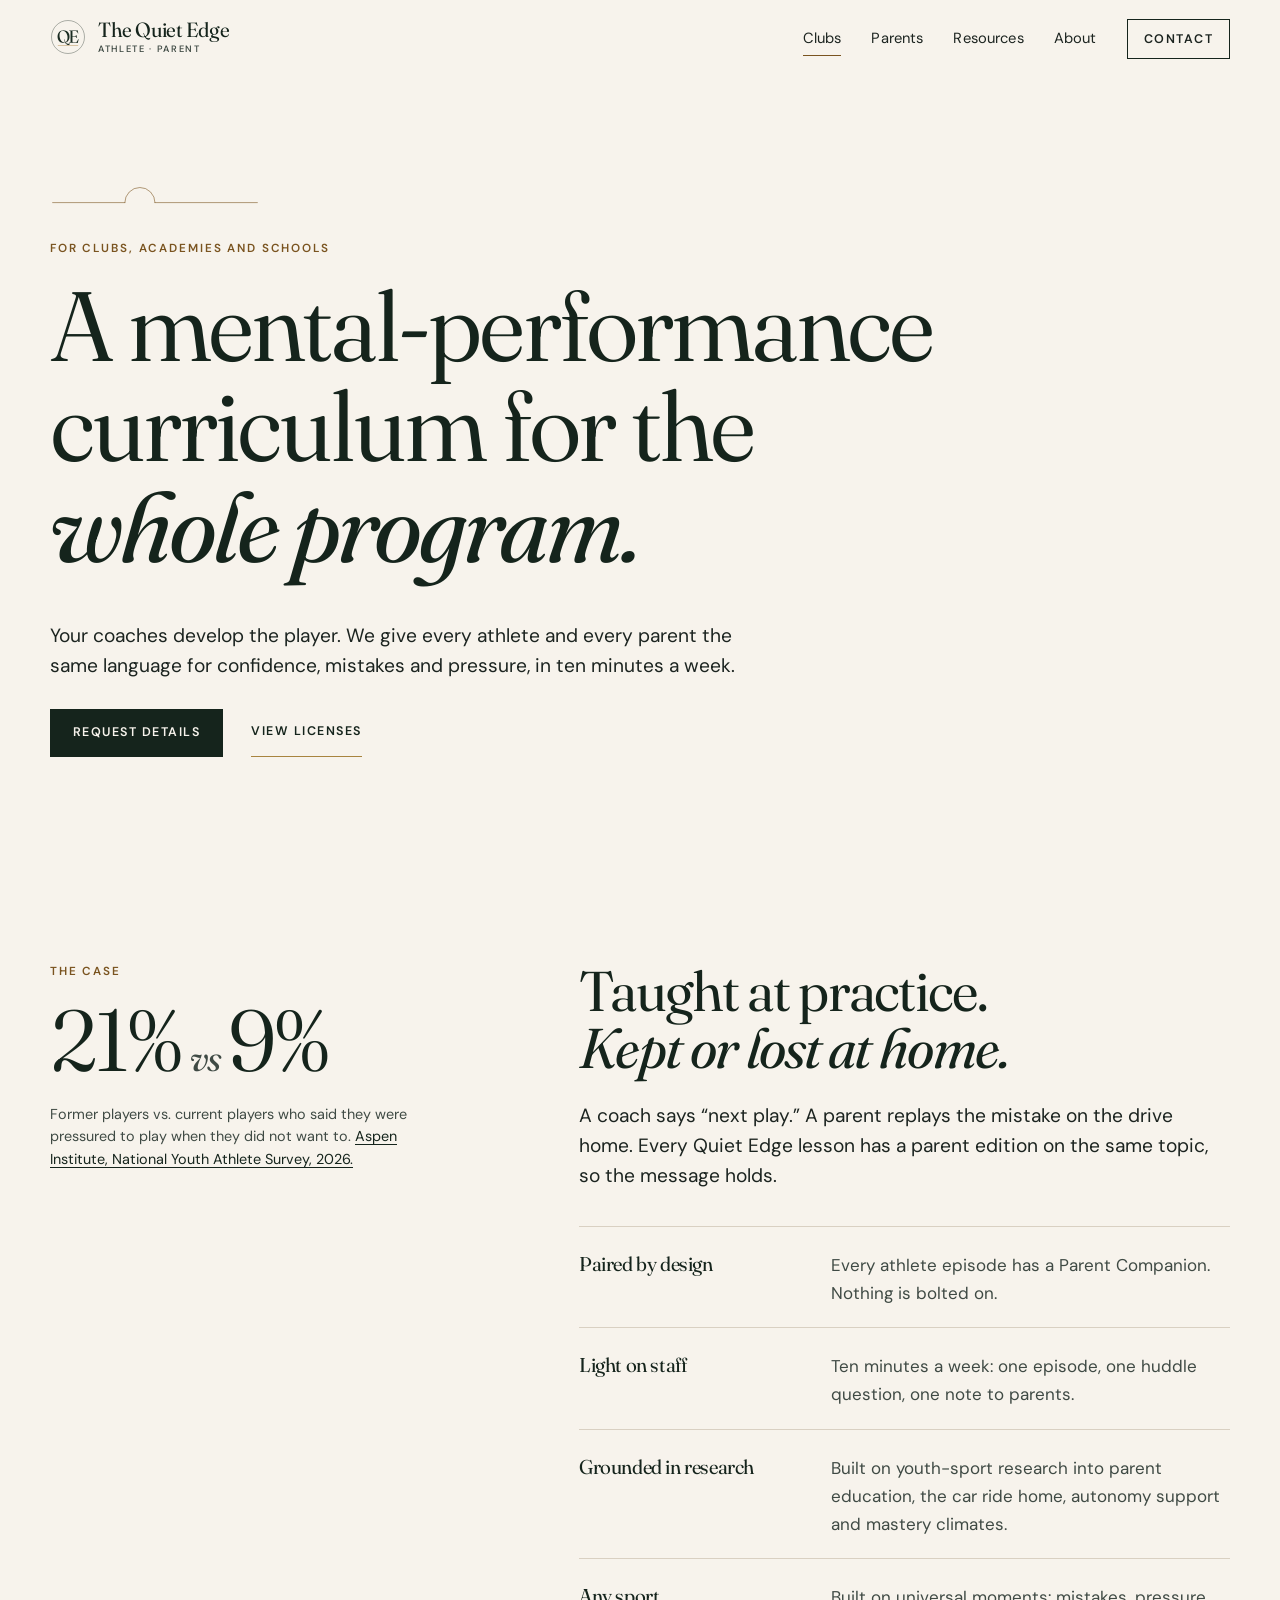
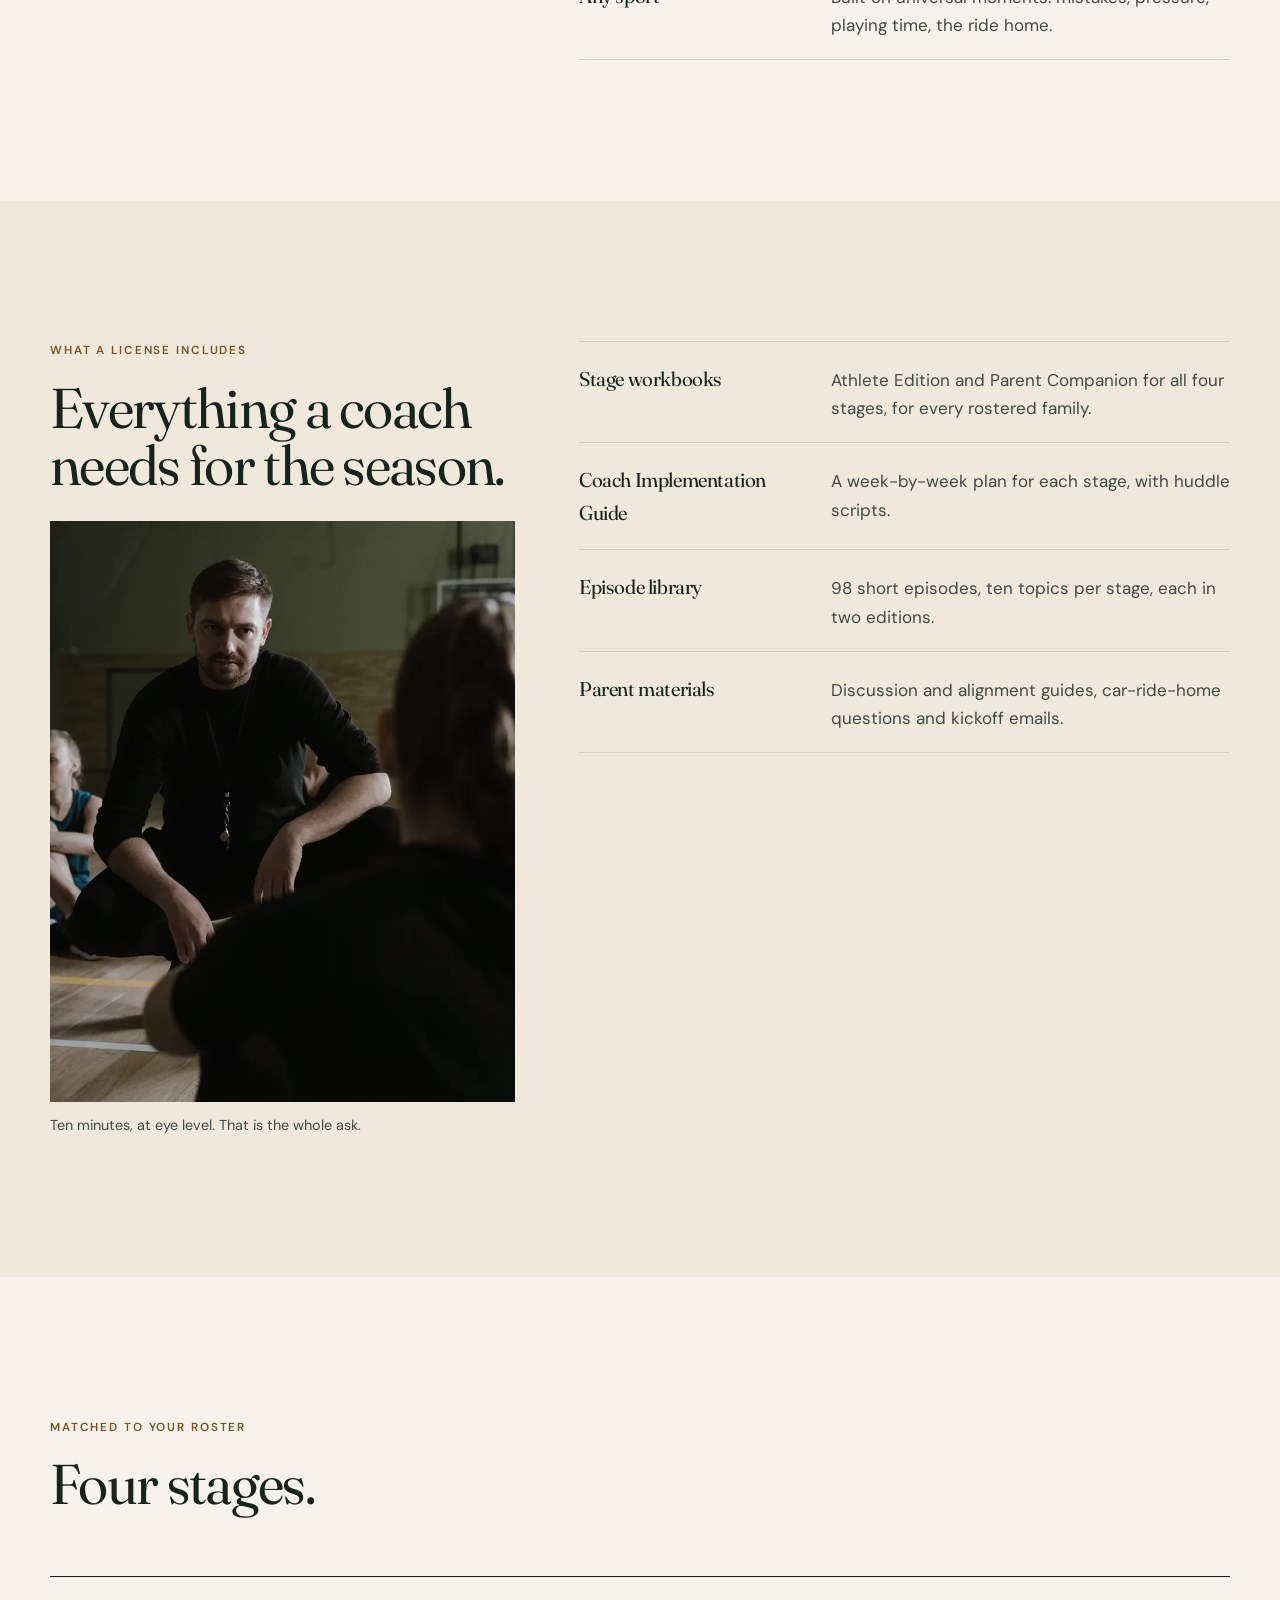
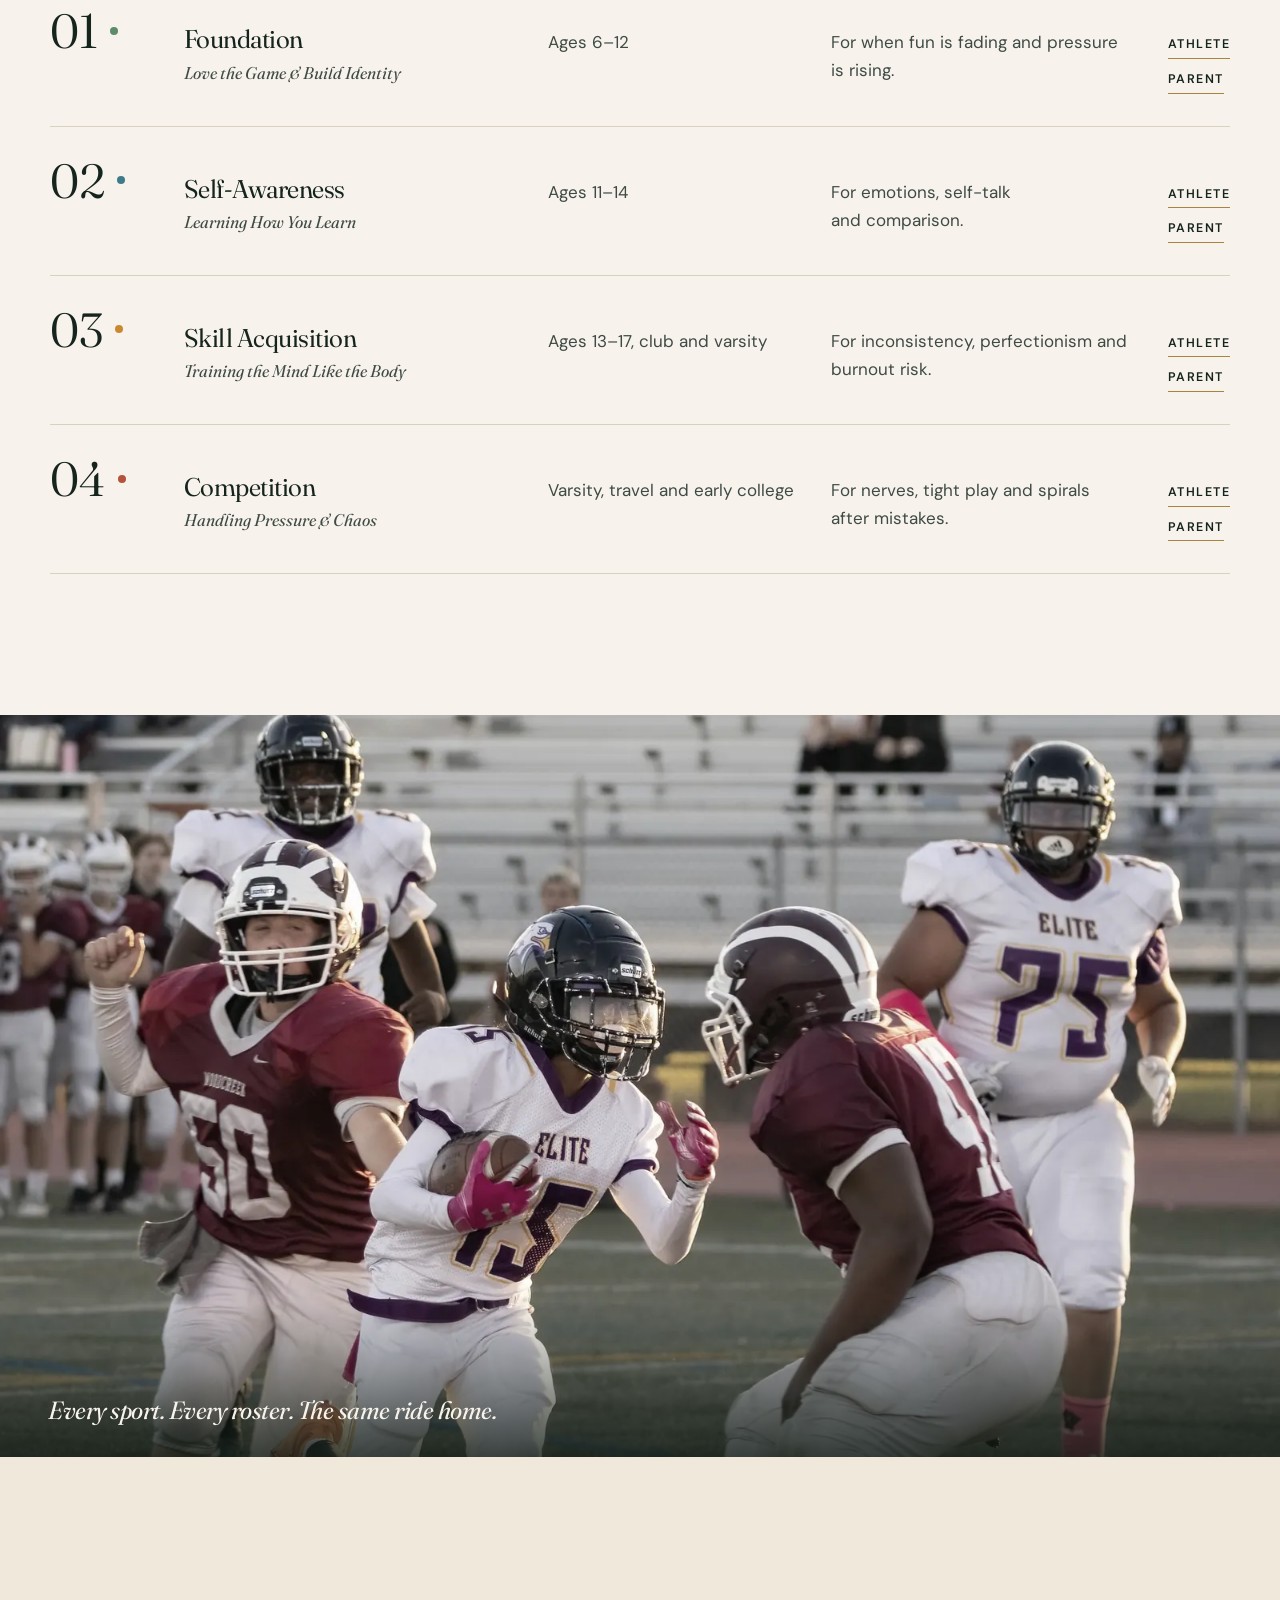
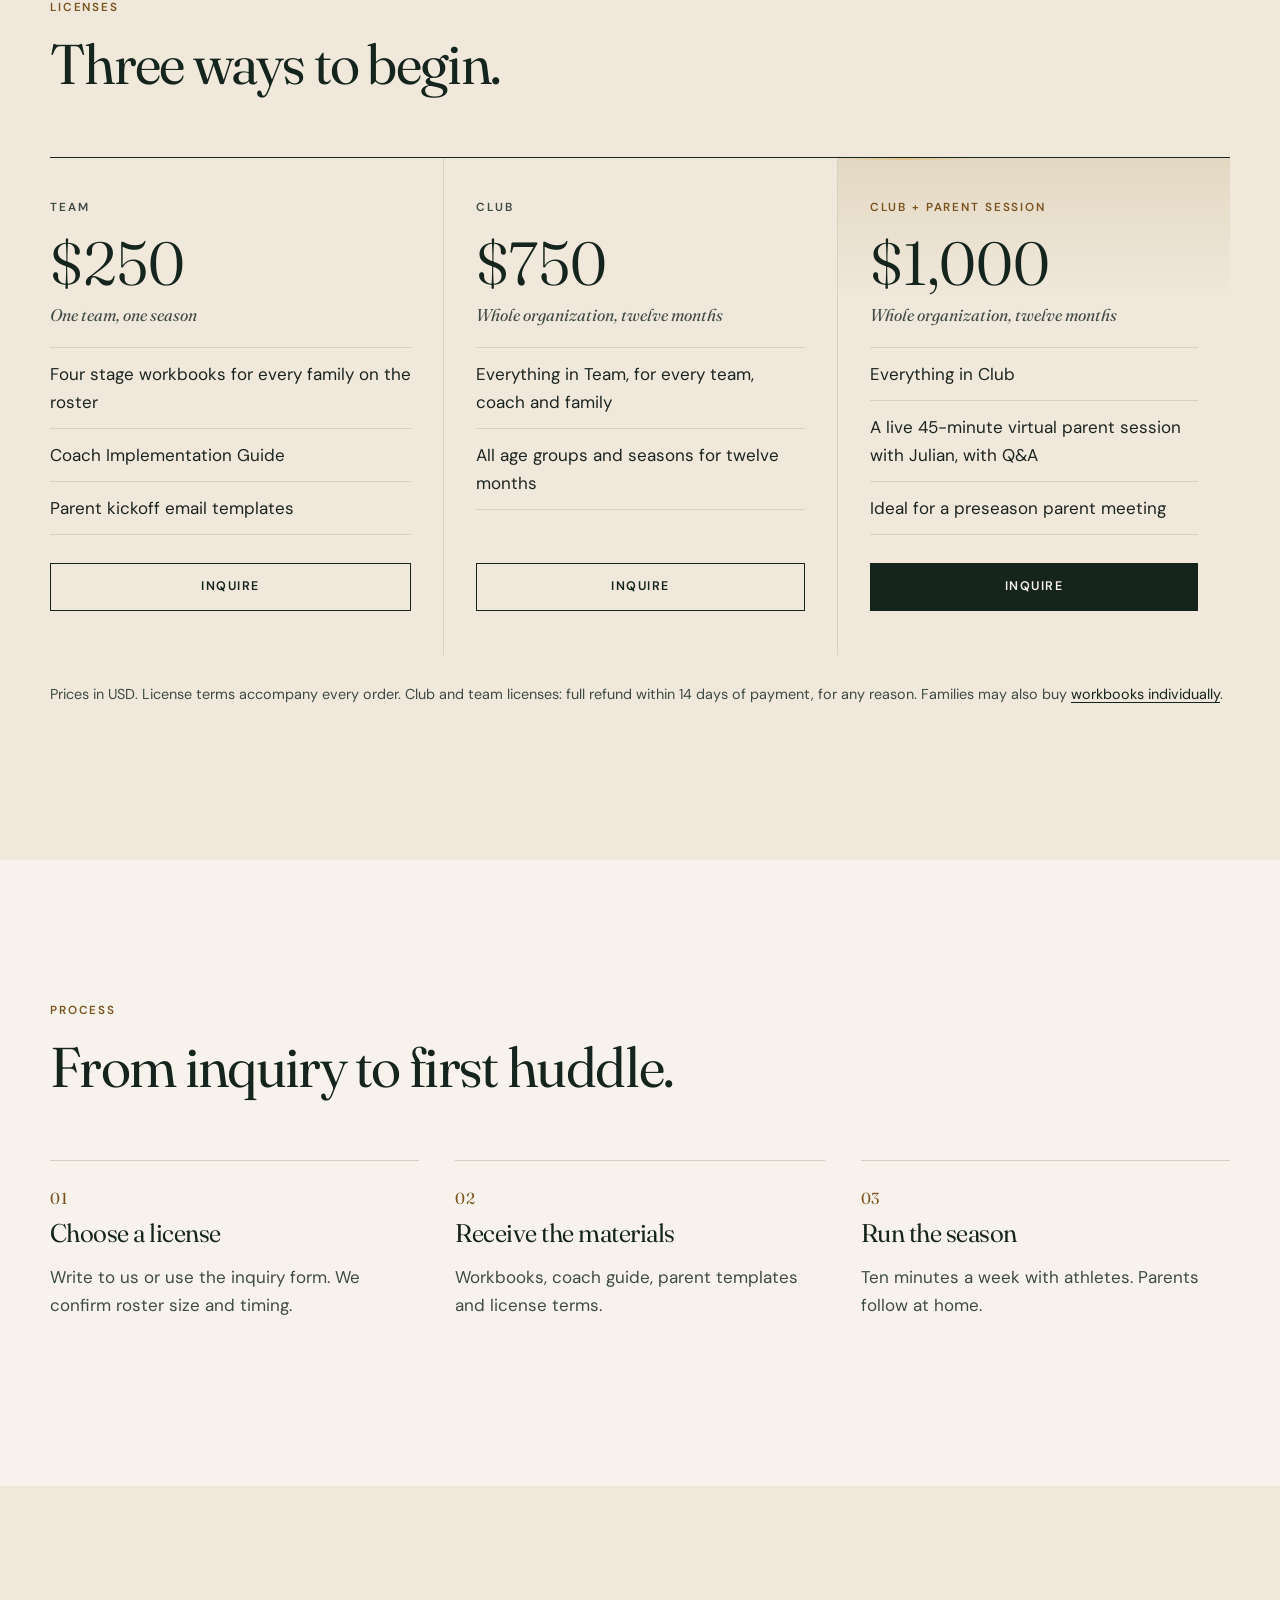
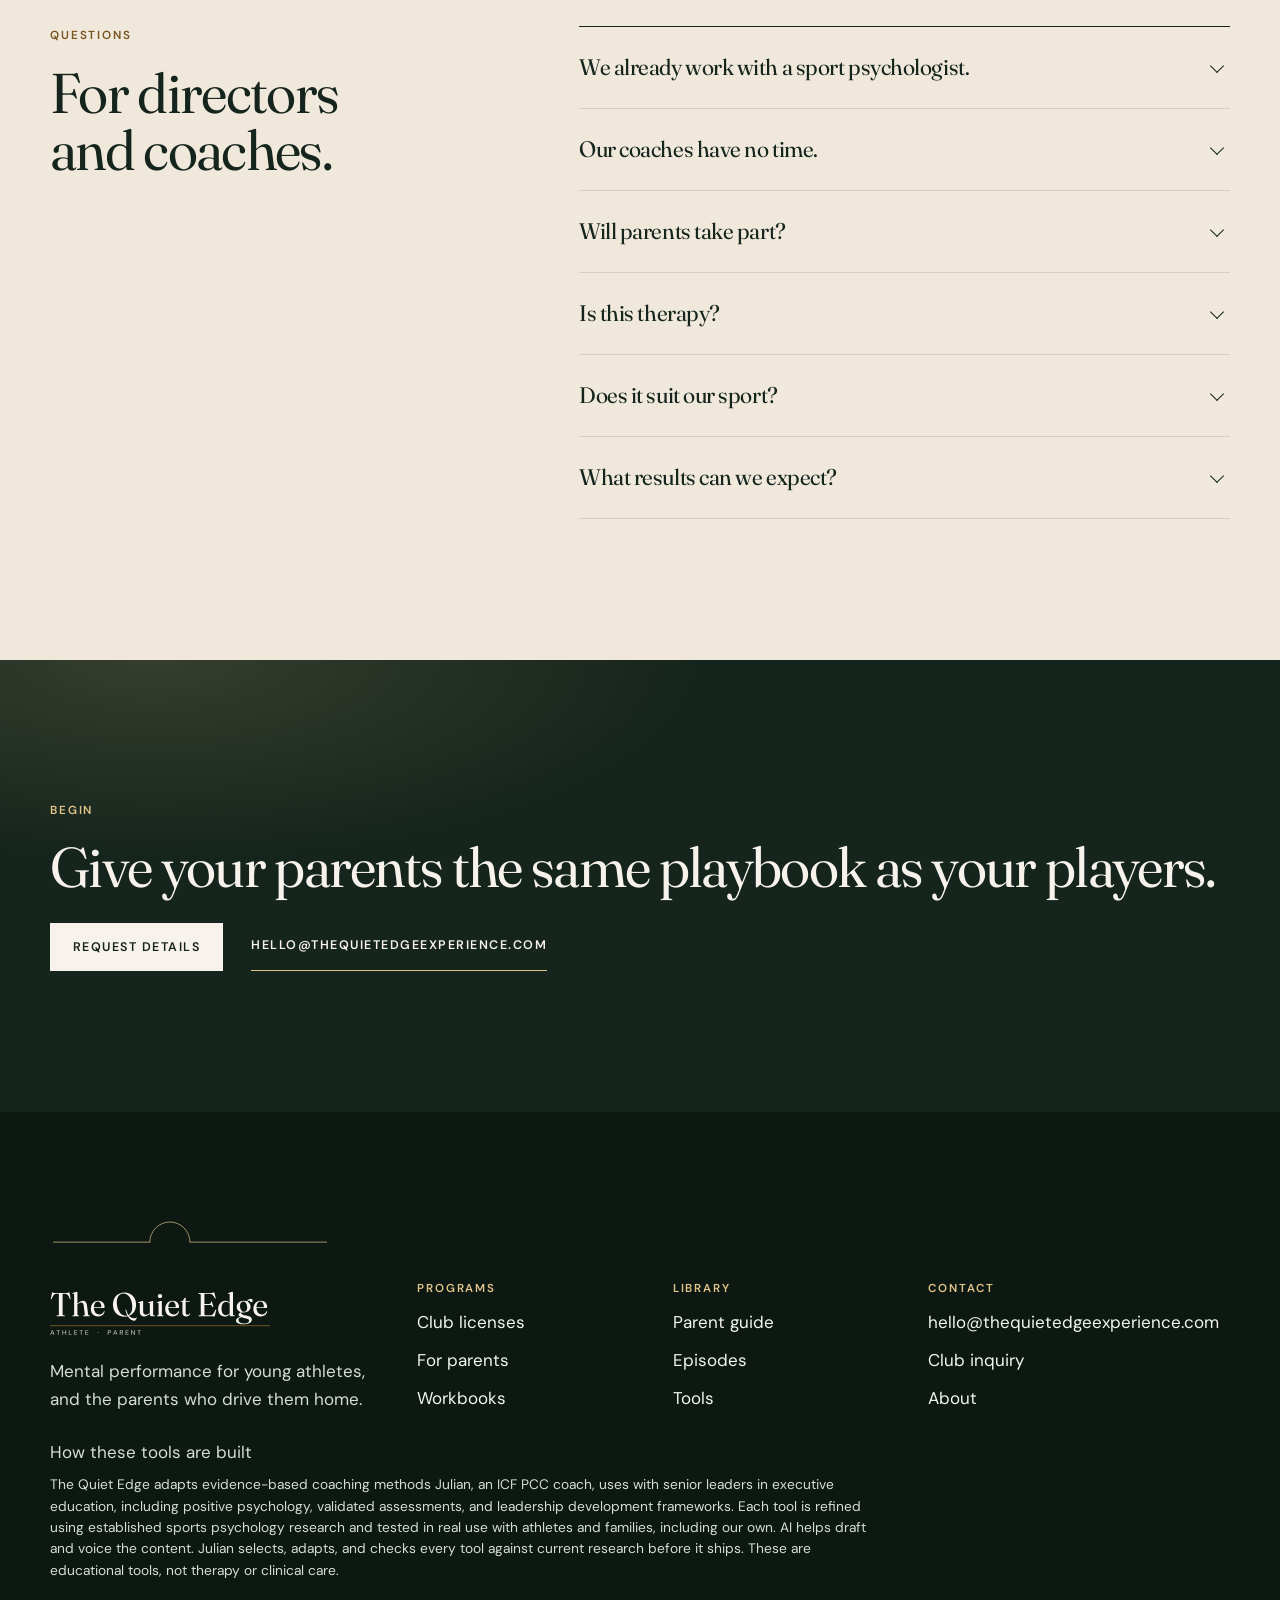
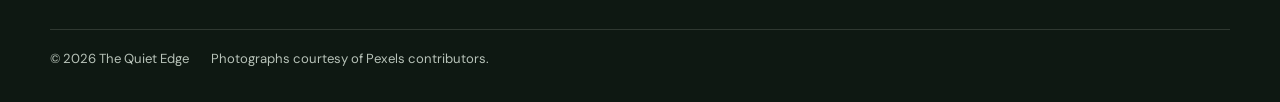
<file: clubs.html>
<!doctype html>
<html lang="en">
<head>
<meta charset="utf-8">
<meta name="viewport" content="width=device-width, initial-scale=1, viewport-fit=cover">
<title>Club Licenses · The Quiet Edge</title>
<meta name="description" content="A mental-performance curriculum for youth sports clubs: athlete episodes, matching parent companions, workbooks and a coach guide. Team $250, Club $750, Club + Parent Session $1,000.">
<link rel="canonical" href="https://thequietedgeexperience.com/clubs.html">
<meta name="theme-color" content="#f7f3ec">
<meta property="og:type" content="website">
<meta property="og:site_name" content="The Quiet Edge">
<meta property="og:title" content="Club Licenses · The Quiet Edge">
<meta property="og:description" content="A mental-performance curriculum for youth sports clubs: athlete episodes, matching parent companions, workbooks and a coach guide. Team $250, Club $750, Club + Parent Session $1,000.">
<meta property="og:url" content="https://thequietedgeexperience.com/clubs.html">
<meta property="og:image" content="https://thequietedgeexperience.com/assets/img/og-image.jpg">
<meta name="twitter:card" content="summary_large_image">
<link rel="icon" href="assets/img/favicon.svg" type="image/svg+xml">
<link rel="preload" href="assets/fonts/fraunces-var.woff2" as="font" type="font/woff2" crossorigin>
<link rel="preload" href="assets/fonts/dmsans-var.woff2" as="font" type="font/woff2" crossorigin>
<link rel="stylesheet" href="assets/css/style.css">
</head>
<body>
<a class="skip" href="#main">Skip to content</a>
<div class="notice" data-expires="2026-10-27T23:59:59-05:00">Founding season. The first ten clubs license at founding rates. <a href="clubs.html#licenses">Details</a></div>
<header class="site-header">
  <nav class="wrap nav" aria-label="Main">
    <a class="brand" href="index.html"><img src="assets/img/monogram-pine.svg" width="36" height="36" alt=""><span class="wm">The Quiet Edge<small>Athlete · Parent</small></span></a>
    <button class="menu-btn" type="button" aria-expanded="false" aria-controls="menu"><span class="menu-open-label">Menu</span><span class="menu-close-label">Close</span></button>
    <ul id="menu"><li><a class="link" aria-current="page" href="clubs.html">Clubs</a></li><li><a class="link" href="parents.html">Parents</a></li><li><a class="link" href="resources.html">Resources</a></li><li><a class="link" href="about.html">About</a></li><li><a class="link cta" href="contact.html">Contact</a></li></ul>
  </nav>
</header>
<main id="main">

<section class="page-hero">
  <div class="wrap">
    <svg class="horizon horizon-sm" viewBox="0 0 640 120" fill="none" aria-hidden="true" focusable="false">
  <path class="draw" pathLength="1" d="M8 78H228" stroke="currentColor" stroke-width="1.75" stroke-linecap="round"/>
  <path class="draw" pathLength="1" d="M228 78A46 46 0 0 1 320 78" stroke="currentColor" stroke-width="1.75" stroke-linecap="round"/>
  <path class="draw" pathLength="1" d="M320 78H632" stroke="currentColor" stroke-width="1.75" stroke-linecap="round"/>
</svg>
    <p class="label">For clubs, academies and schools</p>
    <h1>A mental-performance curriculum for the <em>whole program.</em></h1>
    <p class="lede">Your coaches develop the player. We give every athlete and every parent the same language for confidence, mistakes and pressure, in ten minutes a week.</p>
    <div class="actions"><a class="btn" href="contact.html#inquiry">Request details</a><a class="more" href="#licenses">View licenses</a></div>
  </div>
</section>

<section>
  <div class="wrap cols">
    <div data-reveal>
      <p class="label">The case</p>
      <div class="figure">21%<span>vs</span>9%</div>
      <p class="small" style="margin-top:22px;max-width:28em">Former players vs. current players who said they were pressured to play when they did not want to. <a href="https://projectplay.org/news/aspen-institute-national-survey-of-youth-and-sports-15-key-findings">Aspen Institute, National Youth Athlete Survey, 2026.</a></p>
    </div>
    <div data-reveal style="--d:1">
      <h2>Taught at practice. <em>Kept or lost at home.</em></h2>
      <p class="lede">A coach says “next play.” A parent replays the mistake on the drive home. Every Quiet Edge lesson has a parent edition on the same topic, so the message holds.</p>
      <dl class="deflist" style="margin-top:36px">
        <div><dt>Paired by design</dt><dd>Every athlete episode has a Parent Companion. Nothing is bolted on.</dd></div>
        <div><dt>Light on staff</dt><dd>Ten minutes a week: one episode, one huddle question, one note to parents.</dd></div>
        <div><dt>Grounded in research</dt><dd>Built on youth-sport research into parent education, the car ride home, autonomy support and mastery climates.</dd></div>
        <div><dt>Any sport</dt><dd>Built on universal moments: mistakes, pressure, playing time, the ride home.</dd></div>
      </dl>
    </div>
  </div>
</section>

<section class="linen">
  <div class="wrap cols">
    <div class="media-col" data-reveal>
      <p class="label">What a license includes</p>
      <h2>Everything a coach needs for the season.</h2>
      <figure class="photo"><img src="assets/img/photos/coach-1600.webp" srcset="assets/img/photos/coach-800.webp 800w, assets/img/photos/coach-1600.webp 1600w" sizes="(max-width: 880px) 100vw, 40vw" width="1600" height="2000" alt="A basketball coach crouches at eye level with his seated players in a quiet gym." loading="lazy" decoding="async">
        <figcaption class="small">Ten minutes, at eye level. That is the whole ask.</figcaption></figure>
    </div>
    <dl class="deflist" data-reveal style="--d:1">
      <div><dt>Stage workbooks</dt><dd>Athlete Edition and Parent Companion for all four stages, for every rostered family.</dd></div>
      <div><dt>Coach Implementation Guide</dt><dd>A week-by-week plan for each stage, with huddle scripts.</dd></div>
      <div><dt>Episode library</dt><dd>98 short episodes, ten topics per stage, each in two editions.</dd></div>
      <div><dt>Parent materials</dt><dd>Discussion and alignment guides, car-ride-home questions and kickoff emails.</dd></div>
    </dl>
  </div>
</section>

<section>
  <div class="wrap">
    <div class="head" data-reveal><p class="label">Matched to your roster</p><h2>Four stages.</h2></div>
    <div class="stages"><div class="stage-row" style="--c:var(--sage);--d:0" data-reveal>
  <div class="n">01</div>
  <div><h3>Foundation</h3><span class="theme">Love the Game &amp; Build Identity</span></div>
  <div class="ages">Ages 6–12</div>
  <p class="start">For when fun is fading and pressure is rising.</p>
  <div class="links"><a class="more" href="https://www.youtube.com/playlist?list=PLhj0UiZpacExGZHNtWx5bsAvRXyi1TNHJ">Athlete</a><a class="more" href="https://www.youtube.com/playlist?list=PLhj0UiZpacEwedHxPI4NoZt5BdT0F1lxl">Parent</a></div>
</div><div class="stage-row" style="--c:var(--harbor);--d:1" data-reveal>
  <div class="n">02</div>
  <div><h3>Self-Awareness</h3><span class="theme">Learning How You Learn</span></div>
  <div class="ages">Ages 11–14</div>
  <p class="start">For emotions, self-talk and comparison.</p>
  <div class="links"><a class="more" href="https://www.youtube.com/playlist?list=PLhj0UiZpacEwBkurYE58B5g4s_QIifwOh">Athlete</a><a class="more" href="https://www.youtube.com/playlist?list=PLhj0UiZpacEzvI2PC9z5EVHO3rfvzKC7K">Parent</a></div>
</div><div class="stage-row" style="--c:var(--ochre);--d:2" data-reveal>
  <div class="n">03</div>
  <div><h3>Skill Acquisition</h3><span class="theme">Training the Mind Like the Body</span></div>
  <div class="ages">Ages 13–17, club and varsity</div>
  <p class="start">For inconsistency, perfectionism and burnout risk.</p>
  <div class="links"><a class="more" href="https://www.youtube.com/playlist?list=PLhj0UiZpacEwOOT_FhXaH0tuyPjIkmHKV">Athlete</a><a class="more" href="https://www.youtube.com/playlist?list=PLhj0UiZpacEzDEWPSV0jb3iuF4uh7X9V5">Parent</a></div>
</div><div class="stage-row" style="--c:var(--clay);--d:3" data-reveal>
  <div class="n">04</div>
  <div><h3>Competition</h3><span class="theme">Handling Pressure &amp; Chaos</span></div>
  <div class="ages">Varsity, travel and early college</div>
  <p class="start">For nerves, tight play and spirals after mistakes.</p>
  <div class="links"><a class="more" href="https://www.youtube.com/playlist?list=PLhj0UiZpacEwqXfzYVHc5ZvtC7NFCi5ER">Athlete</a><a class="more" href="https://www.youtube.com/playlist?list=PLhj0UiZpacExo_ktsZHG_Po_YgJkQ4d7b">Parent</a></div>
</div></div>
  </div>
</section>

<figure class="photo band-photo" style="--pos:50% 30%" data-reveal="clip"><img src="assets/img/photos/football-1600.webp" srcset="assets/img/photos/football-800.webp 800w, assets/img/photos/football-1600.webp 1600w" sizes="100vw" width="1600" height="1000" alt="Youth football players in purple-and-white and maroon jerseys run a play on a turf field in late-day light." loading="lazy" decoding="async">
  <figcaption>Every sport. Every roster. The same ride home.</figcaption></figure>

<section class="linen" id="licenses">
  <div class="wrap">
    <div class="head" data-reveal>
      <p class="label">Licenses</p>
      <h2>Three ways to begin.</h2>
      <p class="lede" data-expires="2026-10-27T23:59:59-05:00">Founding rates apply to the first ten clubs.</p>
    </div>
    <div class="tiers">
      <div class="tier" data-reveal>
        <span class="name">Team</span>
        <span class="amt">$250</span>
        <p class="founding" data-expires="2026-10-27T23:59:59-05:00">Founding rate <b>$175</b></p>
        <p class="scope">One team, one season</p>
        <ul><li>Four stage workbooks for every family on the roster</li><li>Coach Implementation Guide</li><li>Parent kickoff email templates</li></ul>
        <a class="btn line" href="contact.html?tier=Team#inquiry">Inquire</a>
      </div>
      <div class="tier" data-reveal style="--d:1">
        <span class="name">Club</span>
        <span class="amt">$750</span>
        <p class="founding" data-expires="2026-10-27T23:59:59-05:00">Founding rate <b>$525</b></p>
        <p class="scope">Whole organization, twelve months</p>
        <ul><li>Everything in Team, for every team, coach and family</li><li>All age groups and seasons for twelve months</li></ul>
        <a class="btn line" href="contact.html?tier=Club#inquiry">Inquire</a>
      </div>
      <div class="tier signature" data-reveal style="--d:2">
        <span class="name">Club + Parent Session</span>
        <span class="amt">$1,000</span>
        <p class="founding" data-expires="2026-10-27T23:59:59-05:00">Founding rate <b>$700</b></p>
        <p class="scope">Whole organization, twelve months</p>
        <ul><li>Everything in Club</li><li>A live 45-minute virtual parent session with Julian, with Q&amp;A</li><li>Ideal for a preseason parent meeting</li></ul>
        <a class="btn" href="contact.html?tier=Club%20%2B%20Parent%20Session#inquiry">Inquire</a>
      </div>
    </div>
    <p class="small" style="margin-top:28px">Prices in USD. License terms accompany every order. Club and team licenses: full refund within 14 days of payment, for any reason. Families may also buy <a href="parents.html#workbooks">workbooks individually</a>.</p>
  </div>
</section>

<section>
  <div class="wrap">
    <div class="head"><p class="label">Process</p><h2>From inquiry to first huddle.</h2></div>
    <ol class="steps row">
      <li><span class="num">01</span><h3>Choose a license</h3><p>Write to us or use the inquiry form. We confirm roster size and timing.</p></li>
      <li><span class="num">02</span><h3>Receive the materials</h3><p>Workbooks, coach guide, parent templates and license terms.</p></li>
      <li><span class="num">03</span><h3>Run the season</h3><p>Ten minutes a week with athletes. Parents follow at home.</p></li>
    </ol>
  </div>
</section>

<section class="linen">
  <div class="wrap cols">
    <div><p class="label">Questions</p><h2>For directors and coaches.</h2></div>
    <div class="faq">
      <details><summary>We already work with a sport psychologist.</summary><div><p>Good. A specialist goes deep with a few athletes. The Quiet Edge gives every player and parent a shared baseline, so that one-to-one time builds on common language. Your consultant can assign episodes between sessions.</p></div></details>
      <details><summary>Our coaches have no time.</summary><div><p>Ten minutes a week: one short episode, one huddle question, one note to forward. The coach guide sets out a ten-week plan for each stage.</p></div></details>
      <details><summary>Will parents take part?</summary><div><p>Most start with the car-ride-home questions, because they solve a problem parents feel every weekend. The one-minute parent guide points each family to the right episode.</p></div></details>
      <details><summary>Is this therapy?</summary><div><p>No. It is an educational curriculum, in the same category as a character or life-skills program. The materials direct families to licensed professionals, and to the 988 line, whenever there is a concern.</p></div></details>
      <details><summary>Does it suit our sport?</summary><div><p>Yes. The episodes are sport-agnostic and built on moments every athlete meets: mistakes, pressure, playing time and the ride home.</p></div></details>
      <details><summary>What results can we expect?</summary><div><p>This is our founding season, which is why founding rates exist. We will run a short pre- and post-season survey with your families, so you have your own data at the end.</p></div></details>
    </div>
  </div>
</section>

<section class="dark">
  <div class="wrap">
    <p class="label">Begin</p>
    <h2>Give your parents the same playbook as your players.</h2>
    <div class="actions"><a class="btn" href="contact.html#inquiry">Request details</a><a class="more" href="mailto:hello@thequietedgeexperience.com?subject=Club%20license">hello@thequietedgeexperience.com</a></div>
  </div>
</section>

</main>
<footer class="site-footer">
  <div class="wrap">
    <svg class="horizon footer-horizon" viewBox="0 0 640 120" fill="none" aria-hidden="true" focusable="false">
  <path class="draw" pathLength="1" d="M8 78H228" stroke="currentColor" stroke-width="1.75" stroke-linecap="round"/>
  <path class="draw" pathLength="1" d="M228 78A46 46 0 0 1 320 78" stroke="currentColor" stroke-width="1.75" stroke-linecap="round"/>
  <path class="draw" pathLength="1" d="M320 78H632" stroke="currentColor" stroke-width="1.75" stroke-linecap="round"/>
</svg>
    <div class="foot">
      <div>
        <img class="wmark" src="assets/img/wordmark-ivory.svg" width="220" height="40" alt="The Quiet Edge">
        <p>Mental performance for young athletes,<br>and the parents who drive them home.</p>
      </div>
      <div><h2 class="foot-title">Programs</h2><ul>
        <li><a href="clubs.html">Club licenses</a></li>
        <li><a href="parents.html">For parents</a></li>
        <li><a href="parents.html#workbooks">Workbooks</a></li></ul></div>
      <div><h2 class="foot-title">Library</h2><ul>
        <li><a href="https://cavarjj-dev.github.io/quiet-edge-tools/router/parent-router.html">Parent guide</a></li>
        <li><a href="https://www.youtube.com/@thequietedgeexperience">Episodes</a></li>
        <li><a href="https://cavarjj-dev.github.io/quiet-edge-tools/">Tools</a></li></ul></div>
      <div><h2 class="foot-title">Contact</h2><ul>
        <li><a href="mailto:hello@thequietedgeexperience.com">hello@thequietedgeexperience.com</a></li>
        <li><a href="contact.html#inquiry">Club inquiry</a></li>
        <li><a href="about.html">About</a></li></ul></div>
    </div>
    <div class="foot-built"><p class="foot-title">How these tools are built</p><p>The Quiet Edge adapts evidence-based coaching methods Julian, an ICF PCC coach, uses with senior leaders in executive education, including positive psychology, validated assessments, and leadership development frameworks. Each tool is refined using established sports psychology research and tested in real use with athletes and families, including our own. AI helps draft and voice the content. Julian selects, adapts, and checks every tool against current research before it ships. These are educational tools, not therapy or clinical care.</p></div>
    <div class="foot-base"><span>© 2026 The Quiet Edge</span><span>Photographs courtesy of Pexels contributors.</span></div>
  </div>
</footer>
<script src="assets/js/site.js"></script>
<!-- Cloudflare Web Analytics --><script type='module' src='https://static.cloudflareinsights.com/beacon.min.js' data-cf-beacon='{"token": "be8685bad5b744fead314a5fb883f06e"}'></script><!-- End Cloudflare Web Analytics -->
</body>
</html>
</file>
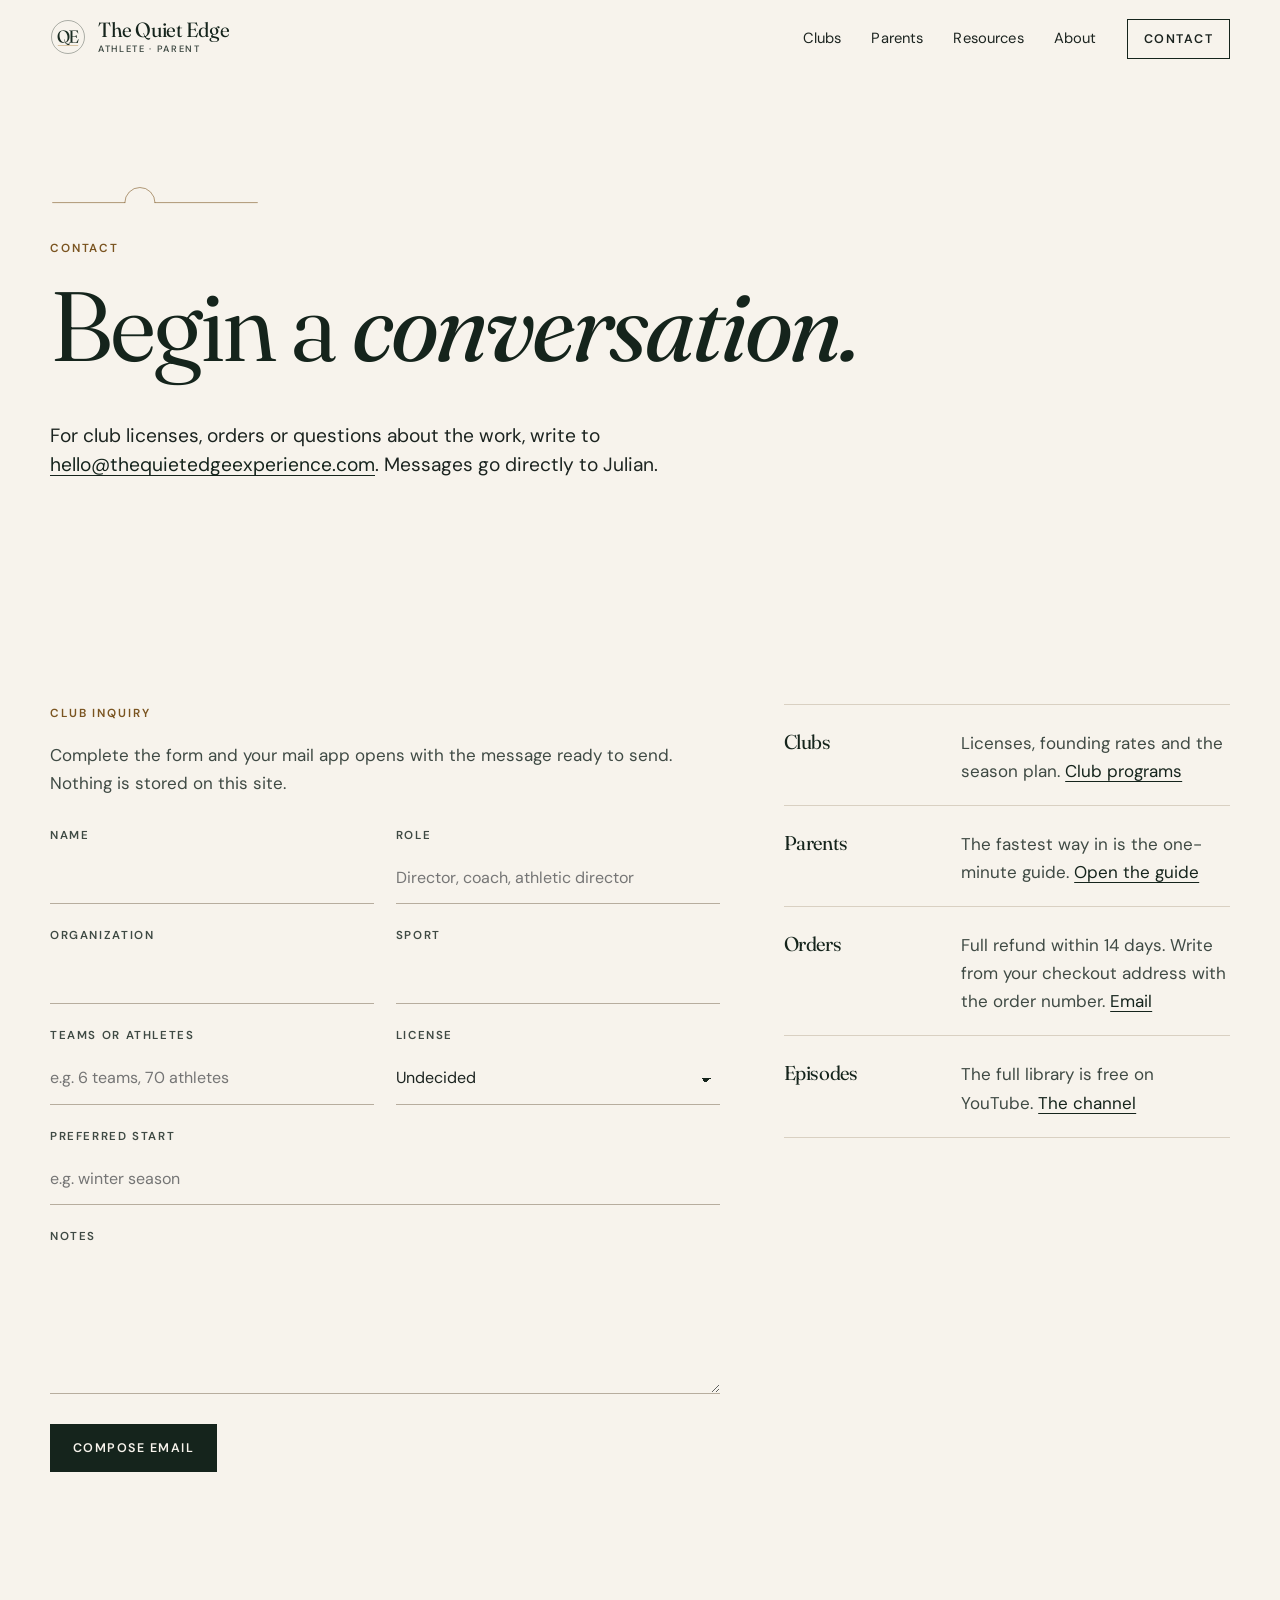
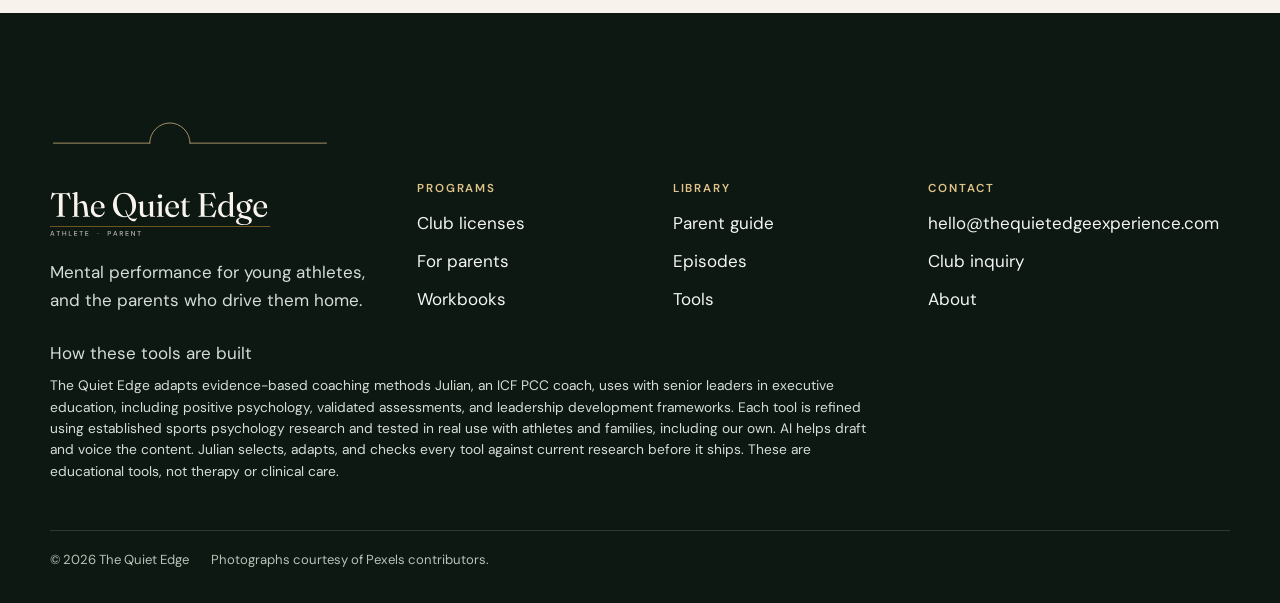
<file: contact.html>
<!doctype html>
<html lang="en">
<head>
<meta charset="utf-8">
<meta name="viewport" content="width=device-width, initial-scale=1, viewport-fit=cover">
<title>Contact · The Quiet Edge</title>
<meta name="description" content="Club licenses, workbook orders and questions about The Quiet Edge. hello@thequietedgeexperience.com">
<link rel="canonical" href="https://thequietedgeexperience.com/contact.html">
<meta name="theme-color" content="#f7f3ec">
<meta property="og:type" content="website">
<meta property="og:site_name" content="The Quiet Edge">
<meta property="og:title" content="Contact · The Quiet Edge">
<meta property="og:description" content="Club licenses, workbook orders and questions about The Quiet Edge. hello@thequietedgeexperience.com">
<meta property="og:url" content="https://thequietedgeexperience.com/contact.html">
<meta property="og:image" content="https://thequietedgeexperience.com/assets/img/og-image.jpg">
<meta name="twitter:card" content="summary_large_image">
<link rel="icon" href="assets/img/favicon.svg" type="image/svg+xml">
<link rel="preload" href="assets/fonts/fraunces-var.woff2" as="font" type="font/woff2" crossorigin>
<link rel="preload" href="assets/fonts/dmsans-var.woff2" as="font" type="font/woff2" crossorigin>
<link rel="stylesheet" href="assets/css/style.css">
</head>
<body>
<a class="skip" href="#main">Skip to content</a>
<div class="notice" data-expires="2026-10-27T23:59:59-05:00">Founding season. The first ten clubs license at founding rates. <a href="clubs.html#licenses">Details</a></div>
<header class="site-header">
  <nav class="wrap nav" aria-label="Main">
    <a class="brand" href="index.html"><img src="assets/img/monogram-pine.svg" width="36" height="36" alt=""><span class="wm">The Quiet Edge<small>Athlete · Parent</small></span></a>
    <button class="menu-btn" type="button" aria-expanded="false" aria-controls="menu"><span class="menu-open-label">Menu</span><span class="menu-close-label">Close</span></button>
    <ul id="menu"><li><a class="link" href="clubs.html">Clubs</a></li><li><a class="link" href="parents.html">Parents</a></li><li><a class="link" href="resources.html">Resources</a></li><li><a class="link" href="about.html">About</a></li><li><a class="link cta" aria-current="page" href="contact.html">Contact</a></li></ul>
  </nav>
</header>
<main id="main">

<section class="page-hero">
  <div class="wrap">
    <svg class="horizon horizon-sm" viewBox="0 0 640 120" fill="none" aria-hidden="true" focusable="false">
  <path class="draw" pathLength="1" d="M8 78H228" stroke="currentColor" stroke-width="1.75" stroke-linecap="round"/>
  <path class="draw" pathLength="1" d="M228 78A46 46 0 0 1 320 78" stroke="currentColor" stroke-width="1.75" stroke-linecap="round"/>
  <path class="draw" pathLength="1" d="M320 78H632" stroke="currentColor" stroke-width="1.75" stroke-linecap="round"/>
</svg>
    <p class="label">Contact</p>
    <h1>Begin a <em>conversation.</em></h1>
    <p class="lede">For club licenses, orders or questions about the work, write to <a href="mailto:hello@thequietedgeexperience.com">hello@thequietedgeexperience.com</a>. Messages go directly to Julian.</p>
  </div>
</section>

<section>
  <div class="wrap cols contact">
    <div id="inquiry">
      <p class="label">Club inquiry</p>
      <p style="margin-bottom:28px;color:var(--slate)">Complete the form and your mail app opens with the message ready to send. Nothing is stored on this site.</p>
      <form class="form" id="club-inquiry" action="mailto:hello@thequietedgeexperience.com" method="post" enctype="text/plain">
        <div class="row">
          <div class="field"><label for="name">Name</label><input id="name" name="name" autocomplete="name" required></div>
          <div class="field"><label for="role">Role</label><input id="role" name="role" placeholder="Director, coach, athletic director"></div>
        </div>
        <div class="row">
          <div class="field"><label for="org">Organization</label><input id="org" name="org" autocomplete="organization" required></div>
          <div class="field"><label for="sport">Sport</label><input id="sport" name="sport"></div>
        </div>
        <div class="row">
          <div class="field"><label for="size">Teams or athletes</label><input id="size" name="size" placeholder="e.g. 6 teams, 70 athletes"></div>
          <div class="field"><label for="tier">License</label>
            <select id="tier" name="tier"><option>Undecided</option><option>Team</option><option>Club</option><option>Club + Parent Session</option></select></div>
        </div>
        <div class="field"><label for="start">Preferred start</label><input id="start" name="start" placeholder="e.g. winter season"></div>
        <div class="field"><label for="message">Notes</label><textarea id="message" name="message"></textarea></div>
        <div><button class="btn" type="submit">Compose email</button></div>
        <p class="small" id="form-note" hidden>Your mail app should now be open. If not, write to <a href="mailto:hello@thequietedgeexperience.com">hello@thequietedgeexperience.com</a>.</p>
      </form>
    </div>
    <dl class="deflist">
      <div><dt>Clubs</dt><dd>Licenses, founding rates and the season plan. <a href="clubs.html">Club programs</a></dd></div>
      <div><dt>Parents</dt><dd>The fastest way in is the one-minute guide. <a href="https://cavarjj-dev.github.io/quiet-edge-tools/router/parent-router.html">Open the guide</a></dd></div>
      <div><dt>Orders</dt><dd>Full refund within 14 days. Write from your checkout address with the order number. <a href="mailto:hello@thequietedgeexperience.com?subject=Workbook%20order">Email</a></dd></div>
      <div><dt>Episodes</dt><dd>The full library is free on YouTube. <a href="https://www.youtube.com/@thequietedgeexperience">The channel</a></dd></div>
    </dl>
  </div>
</section>

</main>
<script>
(function(){var t=new URLSearchParams(location.search).get('tier');var s=document.getElementById('tier');if(t&&s){for(var i=0;i<s.options.length;i++)if(s.options[i].text===t)s.selectedIndex=i;}})();
</script>
<footer class="site-footer">
  <div class="wrap">
    <svg class="horizon footer-horizon" viewBox="0 0 640 120" fill="none" aria-hidden="true" focusable="false">
  <path class="draw" pathLength="1" d="M8 78H228" stroke="currentColor" stroke-width="1.75" stroke-linecap="round"/>
  <path class="draw" pathLength="1" d="M228 78A46 46 0 0 1 320 78" stroke="currentColor" stroke-width="1.75" stroke-linecap="round"/>
  <path class="draw" pathLength="1" d="M320 78H632" stroke="currentColor" stroke-width="1.75" stroke-linecap="round"/>
</svg>
    <div class="foot">
      <div>
        <img class="wmark" src="assets/img/wordmark-ivory.svg" width="220" height="40" alt="The Quiet Edge">
        <p>Mental performance for young athletes,<br>and the parents who drive them home.</p>
      </div>
      <div><h2 class="foot-title">Programs</h2><ul>
        <li><a href="clubs.html">Club licenses</a></li>
        <li><a href="parents.html">For parents</a></li>
        <li><a href="parents.html#workbooks">Workbooks</a></li></ul></div>
      <div><h2 class="foot-title">Library</h2><ul>
        <li><a href="https://cavarjj-dev.github.io/quiet-edge-tools/router/parent-router.html">Parent guide</a></li>
        <li><a href="https://www.youtube.com/@thequietedgeexperience">Episodes</a></li>
        <li><a href="https://cavarjj-dev.github.io/quiet-edge-tools/">Tools</a></li></ul></div>
      <div><h2 class="foot-title">Contact</h2><ul>
        <li><a href="mailto:hello@thequietedgeexperience.com">hello@thequietedgeexperience.com</a></li>
        <li><a href="contact.html#inquiry">Club inquiry</a></li>
        <li><a href="about.html">About</a></li></ul></div>
    </div>
    <div class="foot-built"><p class="foot-title">How these tools are built</p><p>The Quiet Edge adapts evidence-based coaching methods Julian, an ICF PCC coach, uses with senior leaders in executive education, including positive psychology, validated assessments, and leadership development frameworks. Each tool is refined using established sports psychology research and tested in real use with athletes and families, including our own. AI helps draft and voice the content. Julian selects, adapts, and checks every tool against current research before it ships. These are educational tools, not therapy or clinical care.</p></div>
    <div class="foot-base"><span>© 2026 The Quiet Edge</span><span>Photographs courtesy of Pexels contributors.</span></div>
  </div>
</footer>
<script src="assets/js/site.js"></script>
<!-- Cloudflare Web Analytics --><script type='module' src='https://static.cloudflareinsights.com/beacon.min.js' data-cf-beacon='{"token": "be8685bad5b744fead314a5fb883f06e"}'></script><!-- End Cloudflare Web Analytics -->
</body>
</html>
</file>
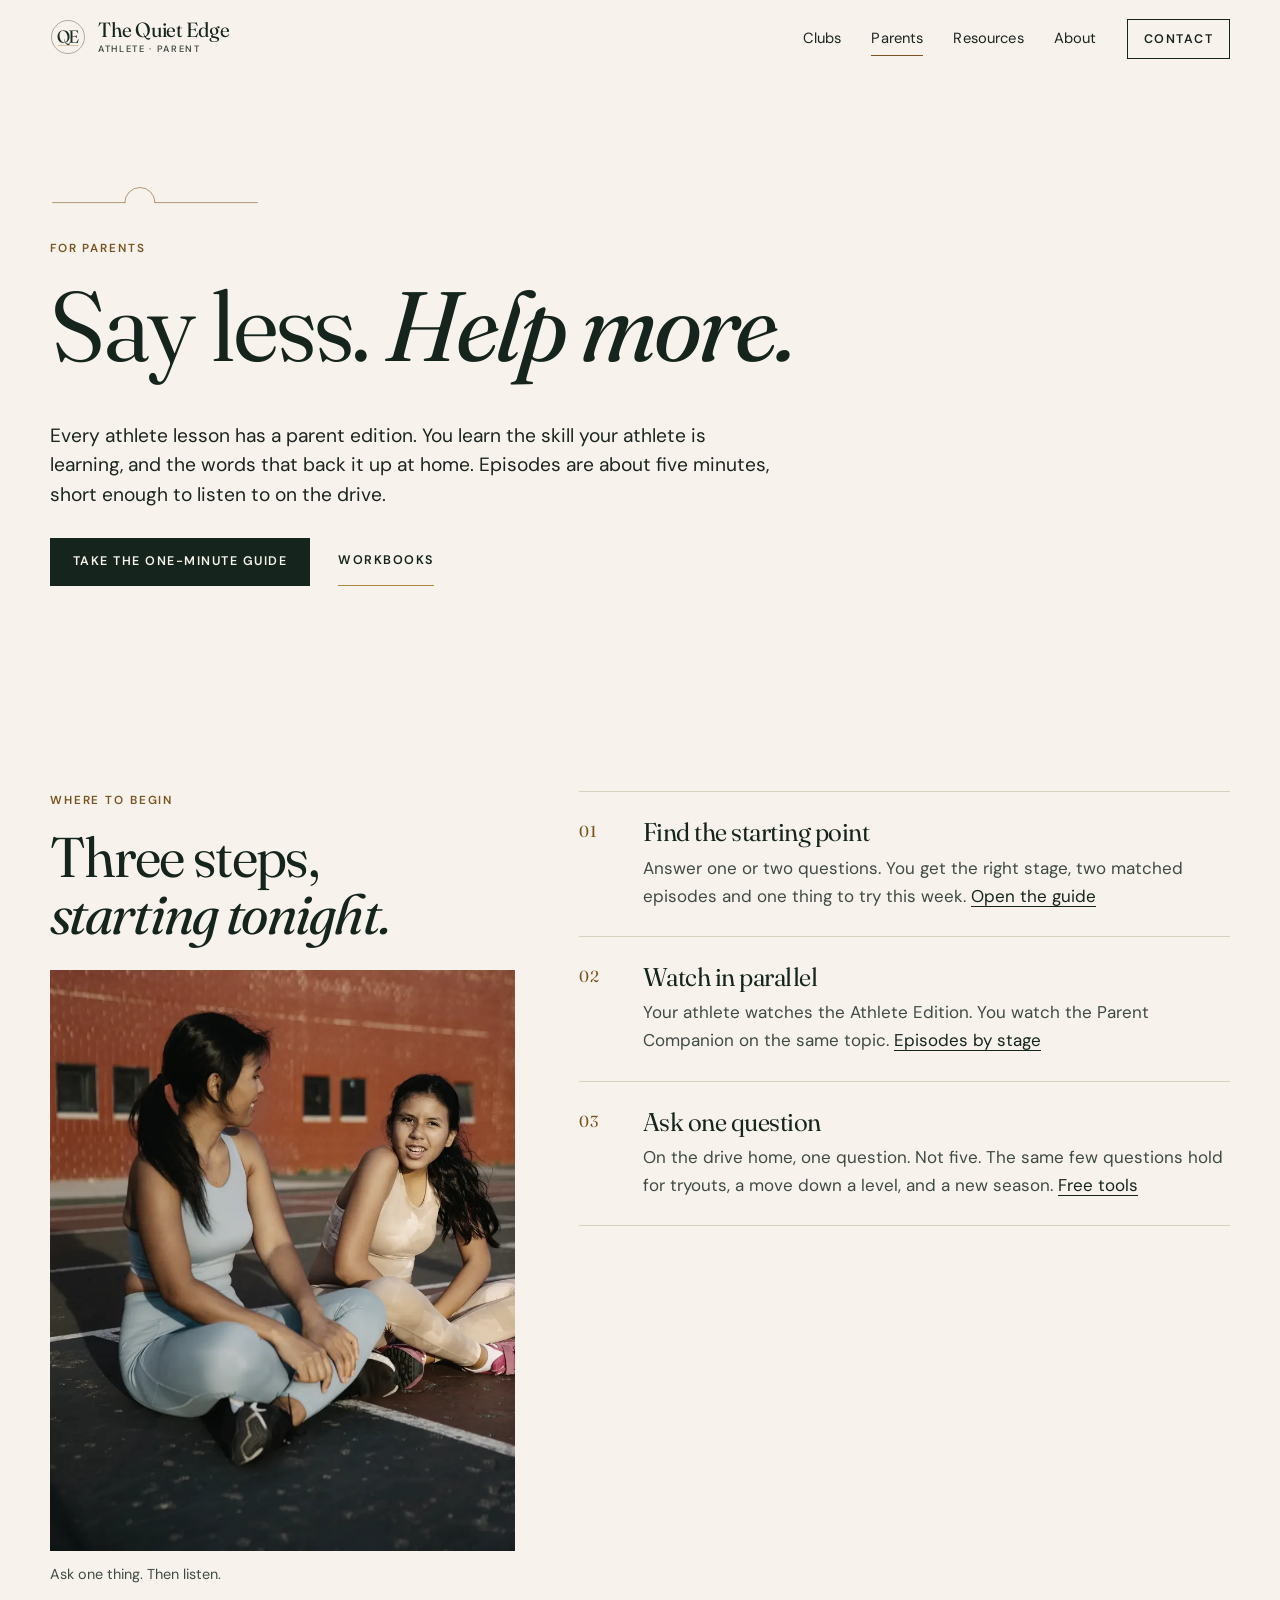
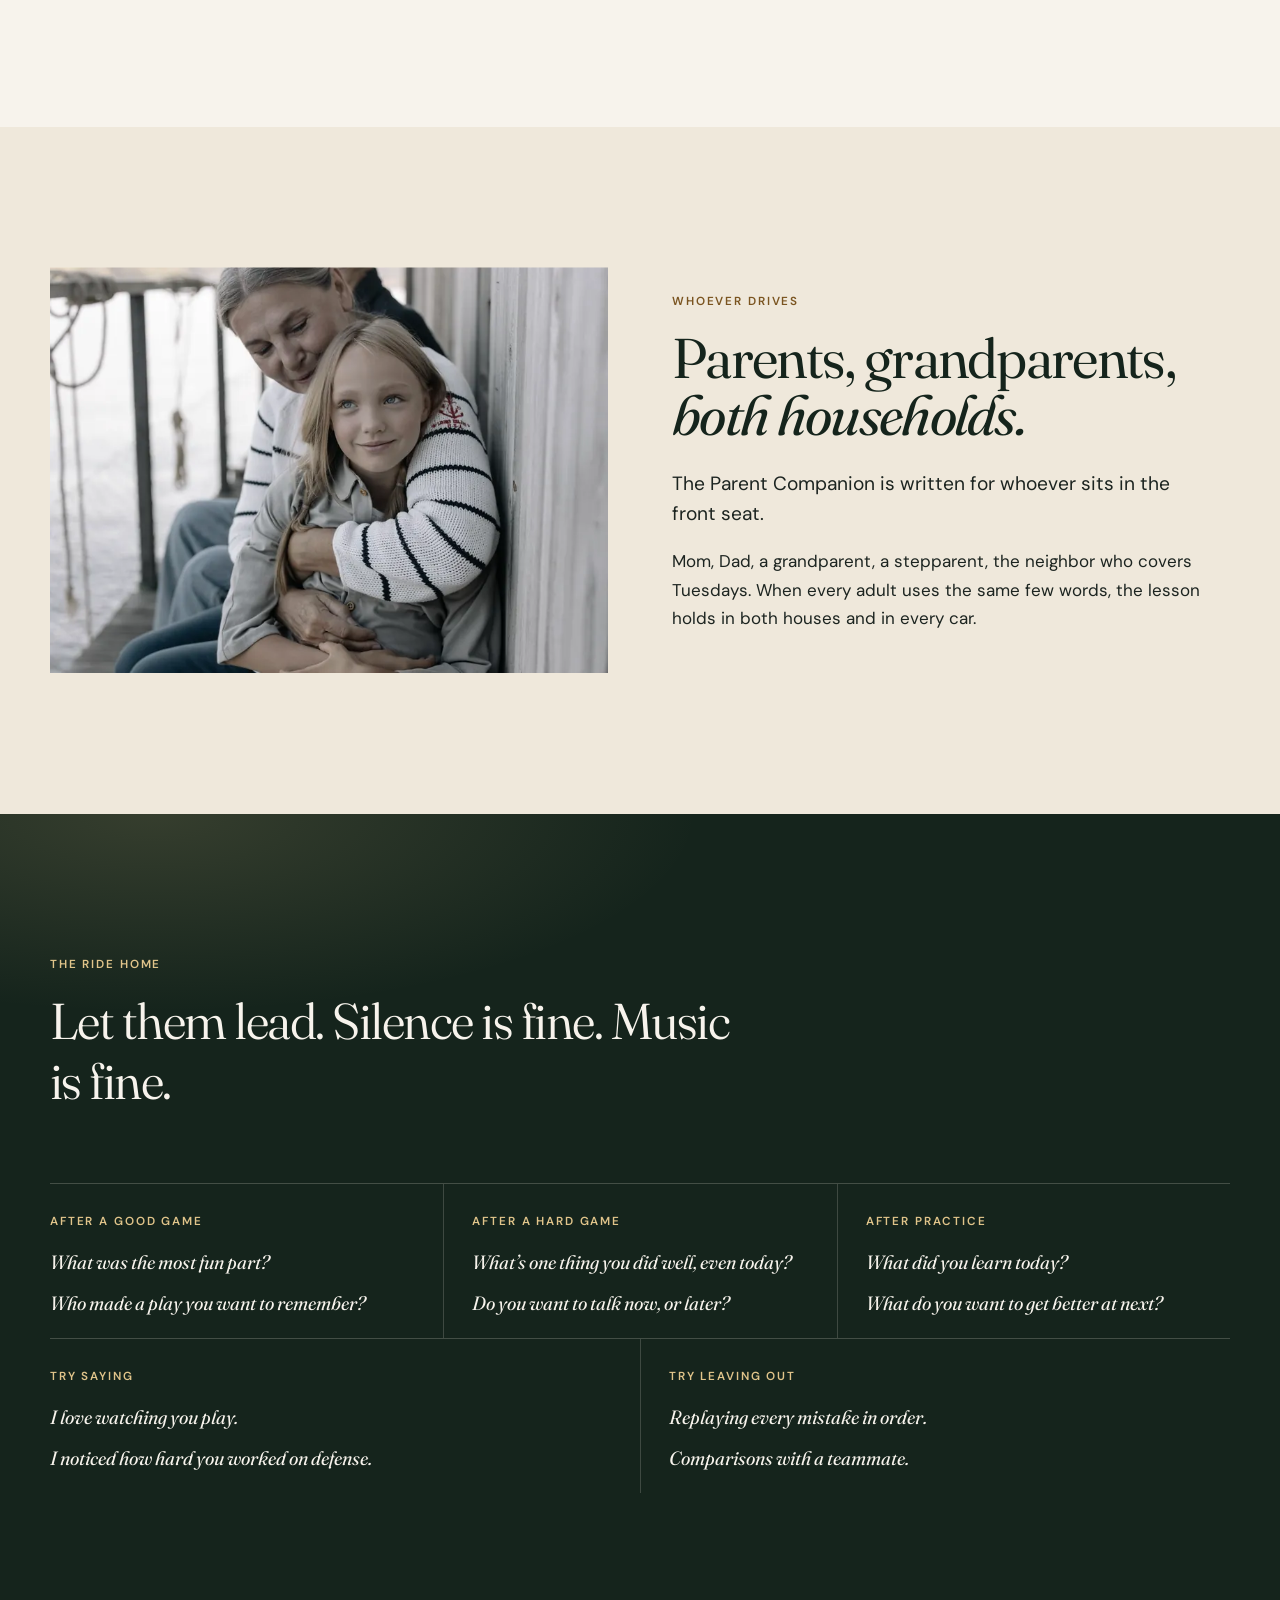
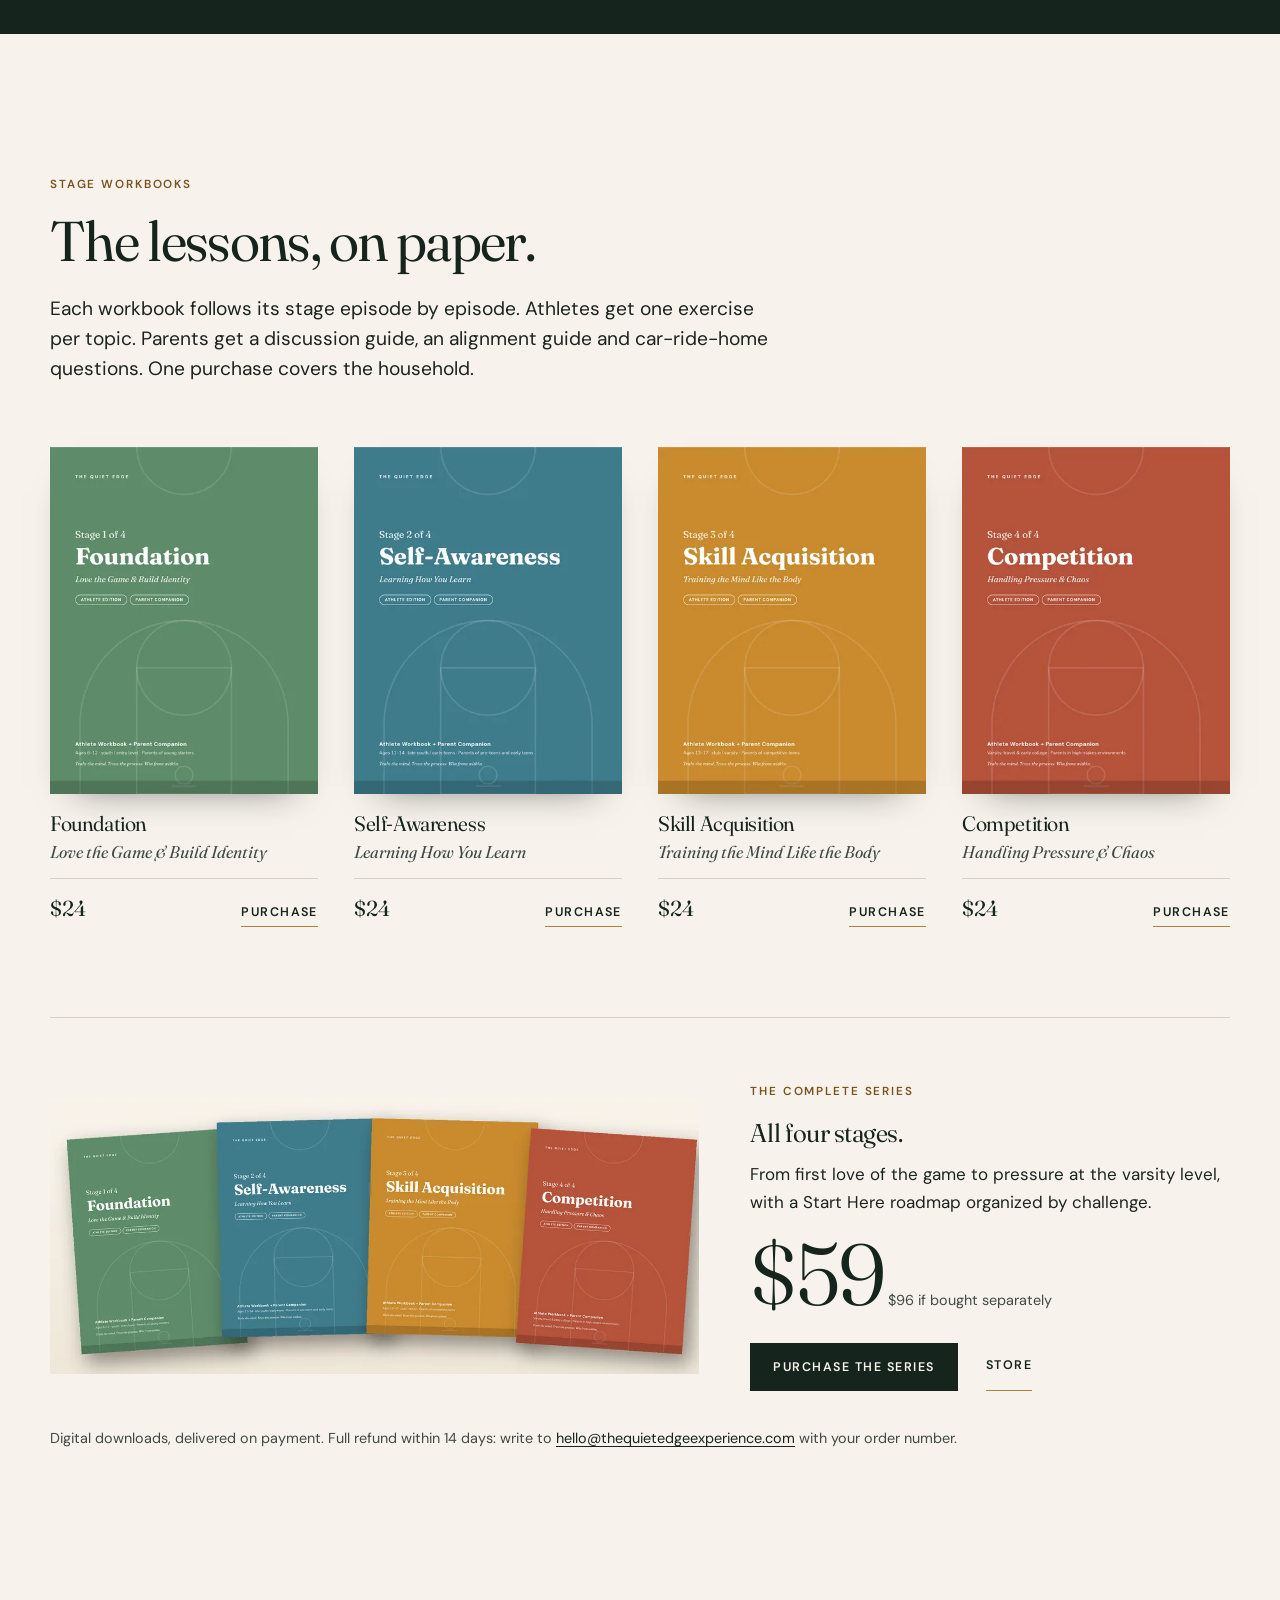
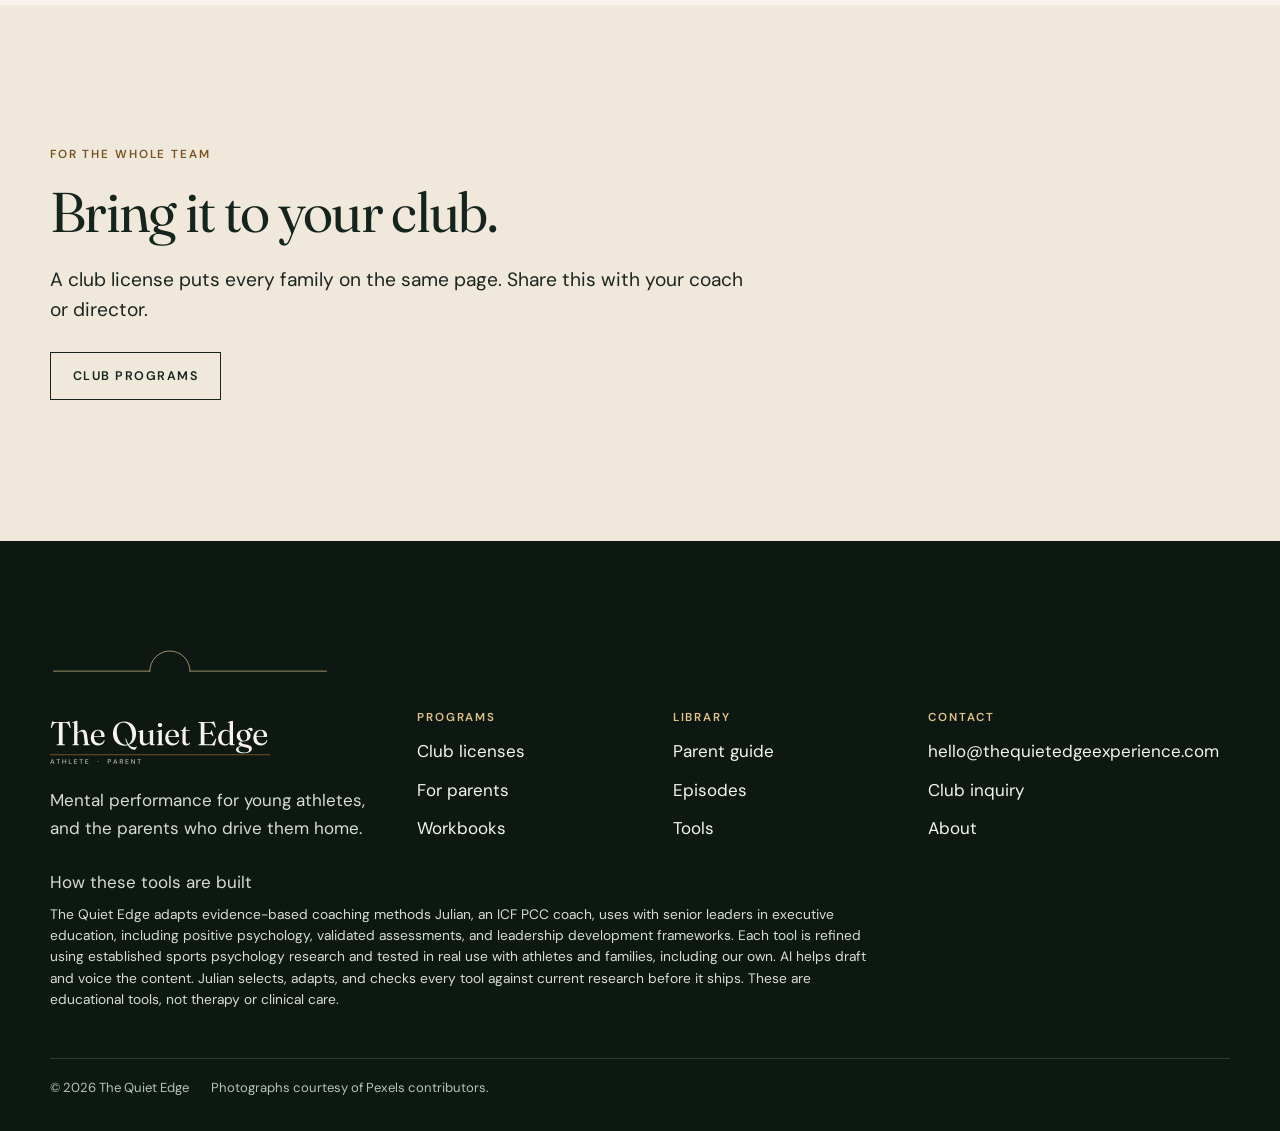
<file: parents.html>
<!doctype html>
<html lang="en">
<head>
<meta charset="utf-8">
<meta name="viewport" content="width=device-width, initial-scale=1, viewport-fit=cover">
<title>For Parents · The Quiet Edge</title>
<meta name="description" content="A parent edition for every athlete lesson, a one-minute starting guide, car-ride-home questions and printable stage workbooks.">
<link rel="canonical" href="https://thequietedgeexperience.com/parents.html">
<meta name="theme-color" content="#f7f3ec">
<meta property="og:type" content="website">
<meta property="og:site_name" content="The Quiet Edge">
<meta property="og:title" content="For Parents · The Quiet Edge">
<meta property="og:description" content="A parent edition for every athlete lesson, a one-minute starting guide, car-ride-home questions and printable stage workbooks.">
<meta property="og:url" content="https://thequietedgeexperience.com/parents.html">
<meta property="og:image" content="https://thequietedgeexperience.com/assets/img/og-image.jpg">
<meta name="twitter:card" content="summary_large_image">
<link rel="icon" href="assets/img/favicon.svg" type="image/svg+xml">
<link rel="preload" href="assets/fonts/fraunces-var.woff2" as="font" type="font/woff2" crossorigin>
<link rel="preload" href="assets/fonts/dmsans-var.woff2" as="font" type="font/woff2" crossorigin>
<link rel="stylesheet" href="assets/css/style.css">
</head>
<body>
<a class="skip" href="#main">Skip to content</a>
<div class="notice" data-expires="2026-10-27T23:59:59-05:00">Founding season. The first ten clubs license at founding rates. <a href="clubs.html#licenses">Details</a></div>
<header class="site-header">
  <nav class="wrap nav" aria-label="Main">
    <a class="brand" href="index.html"><img src="assets/img/monogram-pine.svg" width="36" height="36" alt=""><span class="wm">The Quiet Edge<small>Athlete · Parent</small></span></a>
    <button class="menu-btn" type="button" aria-expanded="false" aria-controls="menu"><span class="menu-open-label">Menu</span><span class="menu-close-label">Close</span></button>
    <ul id="menu"><li><a class="link" href="clubs.html">Clubs</a></li><li><a class="link" aria-current="page" href="parents.html">Parents</a></li><li><a class="link" href="resources.html">Resources</a></li><li><a class="link" href="about.html">About</a></li><li><a class="link cta" href="contact.html">Contact</a></li></ul>
  </nav>
</header>
<main id="main">

<section class="page-hero">
  <div class="wrap">
    <svg class="horizon horizon-sm" viewBox="0 0 640 120" fill="none" aria-hidden="true" focusable="false">
  <path class="draw" pathLength="1" d="M8 78H228" stroke="currentColor" stroke-width="1.75" stroke-linecap="round"/>
  <path class="draw" pathLength="1" d="M228 78A46 46 0 0 1 320 78" stroke="currentColor" stroke-width="1.75" stroke-linecap="round"/>
  <path class="draw" pathLength="1" d="M320 78H632" stroke="currentColor" stroke-width="1.75" stroke-linecap="round"/>
</svg>
    <p class="label">For parents</p>
    <h1>Say less. <em>Help more.</em></h1>
    <p class="lede">Every athlete lesson has a parent edition. You learn the skill your athlete is learning, and the words that back it up at home. Episodes are about five minutes, short enough to listen to on the drive.</p>
    <div class="actions"><a class="btn" href="https://cavarjj-dev.github.io/quiet-edge-tools/router/parent-router.html">Take the one-minute guide</a><a class="more" href="#workbooks">Workbooks</a></div>
  </div>
</section>

<section>
  <div class="wrap cols">
    <div class="media-col" data-reveal><p class="label">Where to begin</p><h2>Three steps, <em>starting tonight.</em></h2>
      <figure class="photo"><img src="assets/img/photos/court-1600.webp" srcset="assets/img/photos/court-800.webp 800w, assets/img/photos/court-1600.webp 1600w" sizes="(max-width: 880px) 100vw, 40vw" width="1600" height="2000" alt="A mother and her daughter sit cross-legged on an outdoor court after a workout, talking and laughing." loading="lazy" decoding="async">
        <figcaption class="small">Ask one thing. Then listen.</figcaption></figure></div>
    <ol class="steps" data-reveal style="--d:1">
      <li><span class="num">01</span><div><h3>Find the starting point</h3><p>Answer one or two questions. You get the right stage, two matched episodes and one thing to try this week. <a href="https://cavarjj-dev.github.io/quiet-edge-tools/router/parent-router.html">Open the guide</a></p></div></li>
      <li><span class="num">02</span><div><h3>Watch in parallel</h3><p>Your athlete watches the Athlete Edition. You watch the Parent Companion on the same topic. <a href="resources.html#episodes">Episodes by stage</a></p></div></li>
      <li><span class="num">03</span><div><h3>Ask one question</h3><p>On the drive home, one question. Not five. The same few questions hold for tryouts, a move down a level, and a new season. <a href="https://cavarjj-dev.github.io/quiet-edge-tools/">Free tools</a></p></div></li>
    </ol>
  </div>
</section>

<section class="linen">
  <div class="wrap cols even who">
    <figure class="photo" data-reveal="clip"><img src="assets/img/photos/grandmother-1600.webp" srcset="assets/img/photos/grandmother-800.webp 800w, assets/img/photos/grandmother-1600.webp 1600w" sizes="(max-width: 880px) 100vw, 45vw" width="1600" height="1164" alt="A grandmother wraps her granddaughter in a hug as they sit together on a wooden porch." loading="lazy" decoding="async"></figure>
    <div data-reveal style="--d:1">
      <p class="label">Whoever drives</p>
      <h2>Parents, grandparents, <em>both households.</em></h2>
      <p class="lede">The Parent Companion is written for whoever sits in the front seat.</p>
      <p>Mom, Dad, a grandparent, a stepparent, the neighbor who covers Tuesdays. When every adult uses the same few words, the lesson holds in both houses and in every car.</p>
    </div>
  </div>
</section>

<section class="dark">
  <div class="wrap">
    <p class="label">The ride home</p>
    <p class="pull" data-reveal>Let them lead. Silence is fine. Music is fine.</p>
    <div class="qs">
      <div><span class="label">After a good game</span><p>What was the most fun part?</p><p>Who made a play you want to remember?</p></div>
      <div><span class="label">After a hard game</span><p>What’s one thing you did well, even today?</p><p>Do you want to talk now, or later?</p></div>
      <div><span class="label">After practice</span><p>What did you learn today?</p><p>What do you want to get better at next?</p></div>
    </div>
    <div class="qs qs-pair">
      <div><span class="label">Try saying</span><p>I love watching you play.</p><p>I noticed how hard you worked on defense.</p></div>
      <div><span class="label">Try leaving out</span><p>Replaying every mistake in order.</p><p>Comparisons with a teammate.</p></div>
    </div>
  </div>
</section>

<section id="workbooks">
  <div class="wrap">
    <div class="head" data-reveal>
      <p class="label">Stage workbooks</p>
      <h2>The lessons, on paper.</h2>
      <p class="lede">Each workbook follows its stage episode by episode. Athletes get one exercise per topic. Parents get a discussion guide, an alignment guide and car-ride-home questions. One purchase covers the household.</p>
      <div class="note" data-expires="2026-10-27T23:59:59-05:00" style="margin-top:28px"><p>Founding code <strong>FOUNDING30</strong> takes 30% off any workbook through October 27, 2026. First 30 orders.</p></div>
    </div>
    <div class="books">
      <article class="book" data-reveal>
        <a href="https://payhip.com/b/PNw5u"><img src="assets/img/stage1.webp" width="420" height="544" loading="lazy" alt="Stage 1 Foundation workbook"></a>
        <h3>Foundation</h3><p class="theme">Love the Game &amp; Build Identity</p>
        <div class="buy"><span class="price">$24</span><a class="more" href="https://payhip.com/b/PNw5u">Purchase</a></div>
      </article>
      <article class="book" data-reveal style="--d:1">
        <a href="https://payhip.com/b/5lbjU"><img src="assets/img/stage2.webp" width="420" height="544" loading="lazy" alt="Stage 2 Self-Awareness workbook"></a>
        <h3>Self-Awareness</h3><p class="theme">Learning How You Learn</p>
        <div class="buy"><span class="price">$24</span><a class="more" href="https://payhip.com/b/5lbjU">Purchase</a></div>
      </article>
      <article class="book" data-reveal style="--d:2">
        <a href="https://payhip.com/b/1sSug"><img src="assets/img/stage3.webp" width="420" height="544" loading="lazy" alt="Stage 3 Skill Acquisition workbook"></a>
        <h3>Skill Acquisition</h3><p class="theme">Training the Mind Like the Body</p>
        <div class="buy"><span class="price">$24</span><a class="more" href="https://payhip.com/b/1sSug">Purchase</a></div>
      </article>
      <article class="book" data-reveal style="--d:3">
        <a href="https://payhip.com/b/AiK8e"><img src="assets/img/stage4.webp" width="420" height="544" loading="lazy" alt="Stage 4 Competition workbook"></a>
        <h3>Competition</h3><p class="theme">Handling Pressure &amp; Chaos</p>
        <div class="buy"><span class="price">$24</span><a class="more" href="https://payhip.com/b/AiK8e">Purchase</a></div>
      </article>
    </div>
    <div class="feature">
      <img src="assets/img/complete-series.webp" width="1200" height="510" loading="lazy" alt="All four Quiet Edge workbooks">
      <div>
        <p class="label">The Complete Series</p>
        <h3>All four stages.</h3>
        <p>From first love of the game to pressure at the varsity level, with a Start Here roadmap organized by challenge.</p>
        <p><span class="figure">$59</span> <span class="small">$96 if bought separately</span></p>
        <div class="actions"><a class="btn" href="https://payhip.com/b/pqTgX">Purchase the series</a><a class="more" href="https://payhip.com/TheQuietEdgeExperience">Store</a></div>
      </div>
    </div>
    <p class="small" style="margin-top:36px">Digital downloads, delivered on payment. Full refund within 14 days: write to <a href="mailto:hello@thequietedgeexperience.com">hello@thequietedgeexperience.com</a> with your order number.</p>
  </div>
</section>

<section class="linen">
  <div class="wrap">
    <p class="label">For the whole team</p>
    <h2>Bring it to your club.</h2>
    <p class="lede">A club license puts every family on the same page. Share this with your coach or director.</p>
    <div class="actions"><a class="btn line" href="clubs.html">Club programs</a></div>
  </div>
</section>

</main>
<footer class="site-footer">
  <div class="wrap">
    <svg class="horizon footer-horizon" viewBox="0 0 640 120" fill="none" aria-hidden="true" focusable="false">
  <path class="draw" pathLength="1" d="M8 78H228" stroke="currentColor" stroke-width="1.75" stroke-linecap="round"/>
  <path class="draw" pathLength="1" d="M228 78A46 46 0 0 1 320 78" stroke="currentColor" stroke-width="1.75" stroke-linecap="round"/>
  <path class="draw" pathLength="1" d="M320 78H632" stroke="currentColor" stroke-width="1.75" stroke-linecap="round"/>
</svg>
    <div class="foot">
      <div>
        <img class="wmark" src="assets/img/wordmark-ivory.svg" width="220" height="40" alt="The Quiet Edge">
        <p>Mental performance for young athletes,<br>and the parents who drive them home.</p>
      </div>
      <div><h2 class="foot-title">Programs</h2><ul>
        <li><a href="clubs.html">Club licenses</a></li>
        <li><a href="parents.html">For parents</a></li>
        <li><a href="parents.html#workbooks">Workbooks</a></li></ul></div>
      <div><h2 class="foot-title">Library</h2><ul>
        <li><a href="https://cavarjj-dev.github.io/quiet-edge-tools/router/parent-router.html">Parent guide</a></li>
        <li><a href="https://www.youtube.com/@thequietedgeexperience">Episodes</a></li>
        <li><a href="https://cavarjj-dev.github.io/quiet-edge-tools/">Tools</a></li></ul></div>
      <div><h2 class="foot-title">Contact</h2><ul>
        <li><a href="mailto:hello@thequietedgeexperience.com">hello@thequietedgeexperience.com</a></li>
        <li><a href="contact.html#inquiry">Club inquiry</a></li>
        <li><a href="about.html">About</a></li></ul></div>
    </div>
    <div class="foot-built"><p class="foot-title">How these tools are built</p><p>The Quiet Edge adapts evidence-based coaching methods Julian, an ICF PCC coach, uses with senior leaders in executive education, including positive psychology, validated assessments, and leadership development frameworks. Each tool is refined using established sports psychology research and tested in real use with athletes and families, including our own. AI helps draft and voice the content. Julian selects, adapts, and checks every tool against current research before it ships. These are educational tools, not therapy or clinical care.</p></div>
    <div class="foot-base"><span>© 2026 The Quiet Edge</span><span>Photographs courtesy of Pexels contributors.</span></div>
  </div>
</footer>
<script src="assets/js/site.js"></script>
<!-- Cloudflare Web Analytics --><script type='module' src='https://static.cloudflareinsights.com/beacon.min.js' data-cf-beacon='{"token": "be8685bad5b744fead314a5fb883f06e"}'></script><!-- End Cloudflare Web Analytics -->
</body>
</html>
</file>
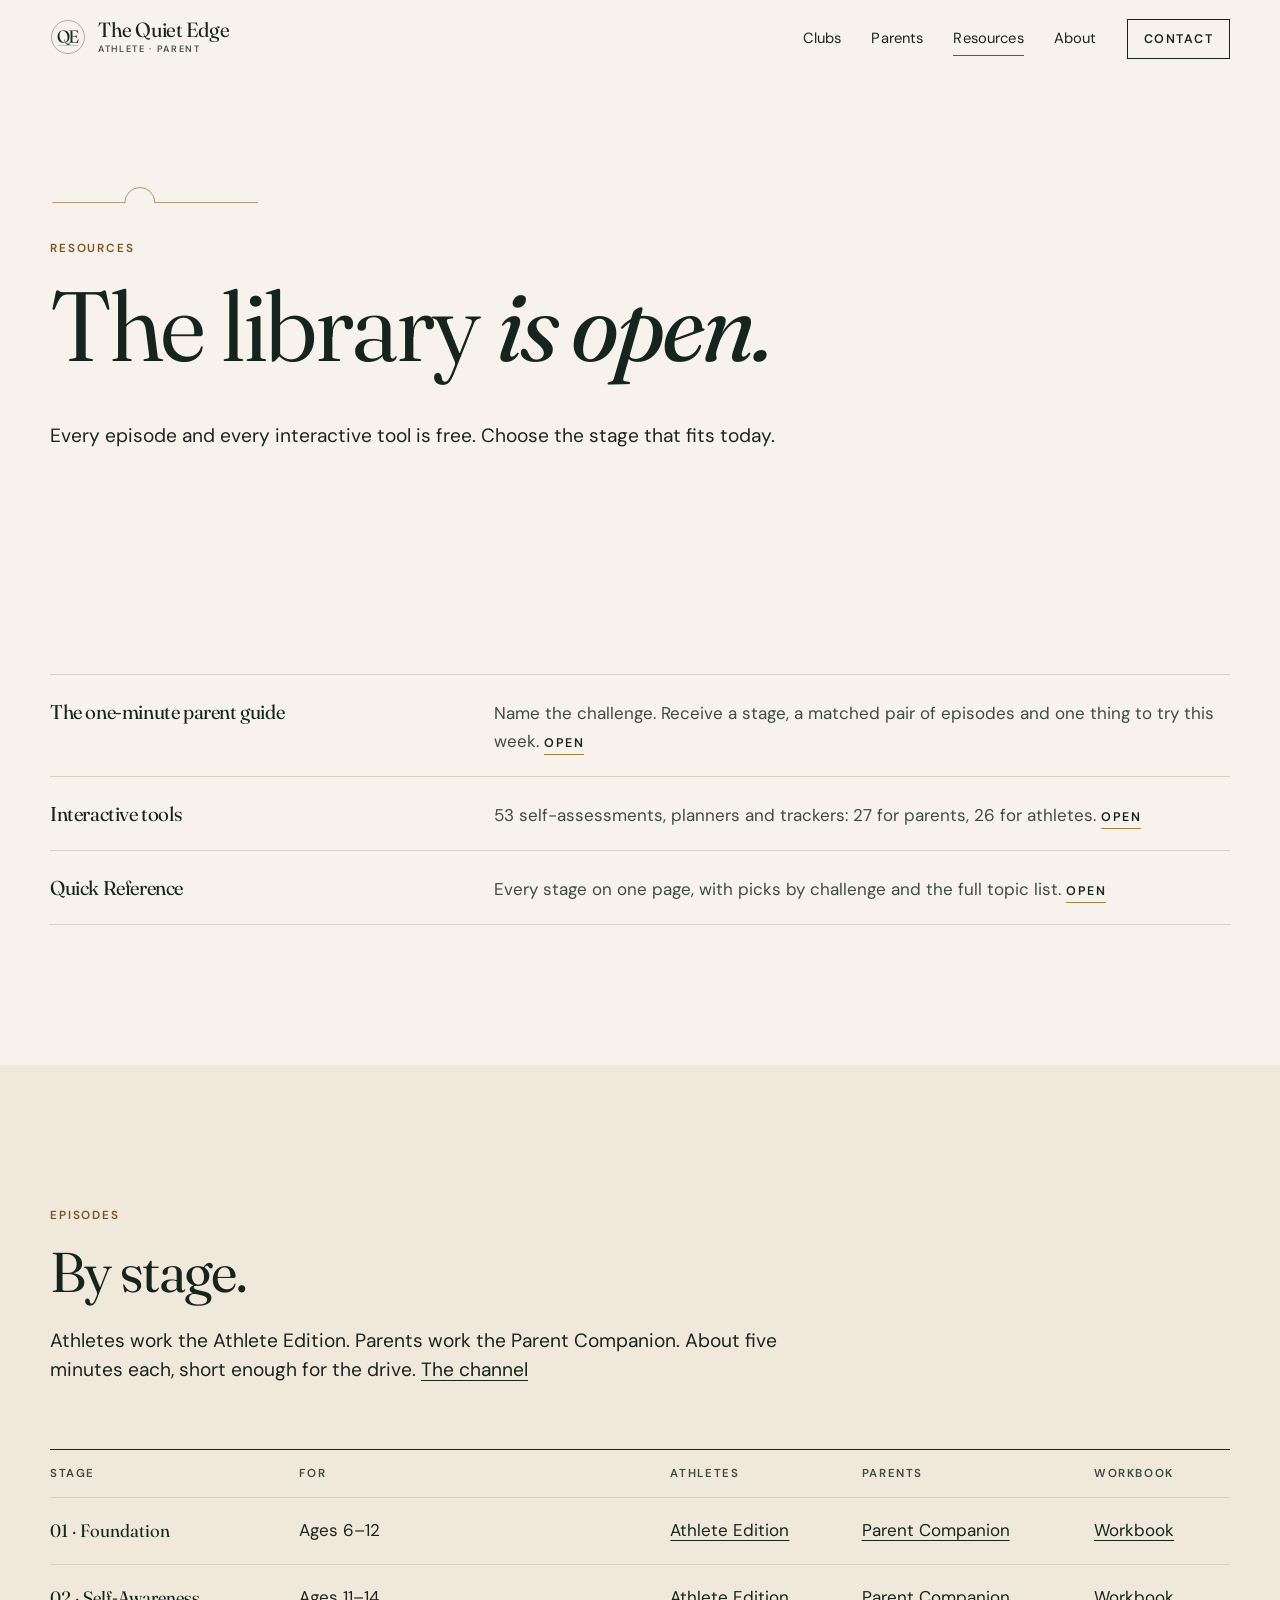
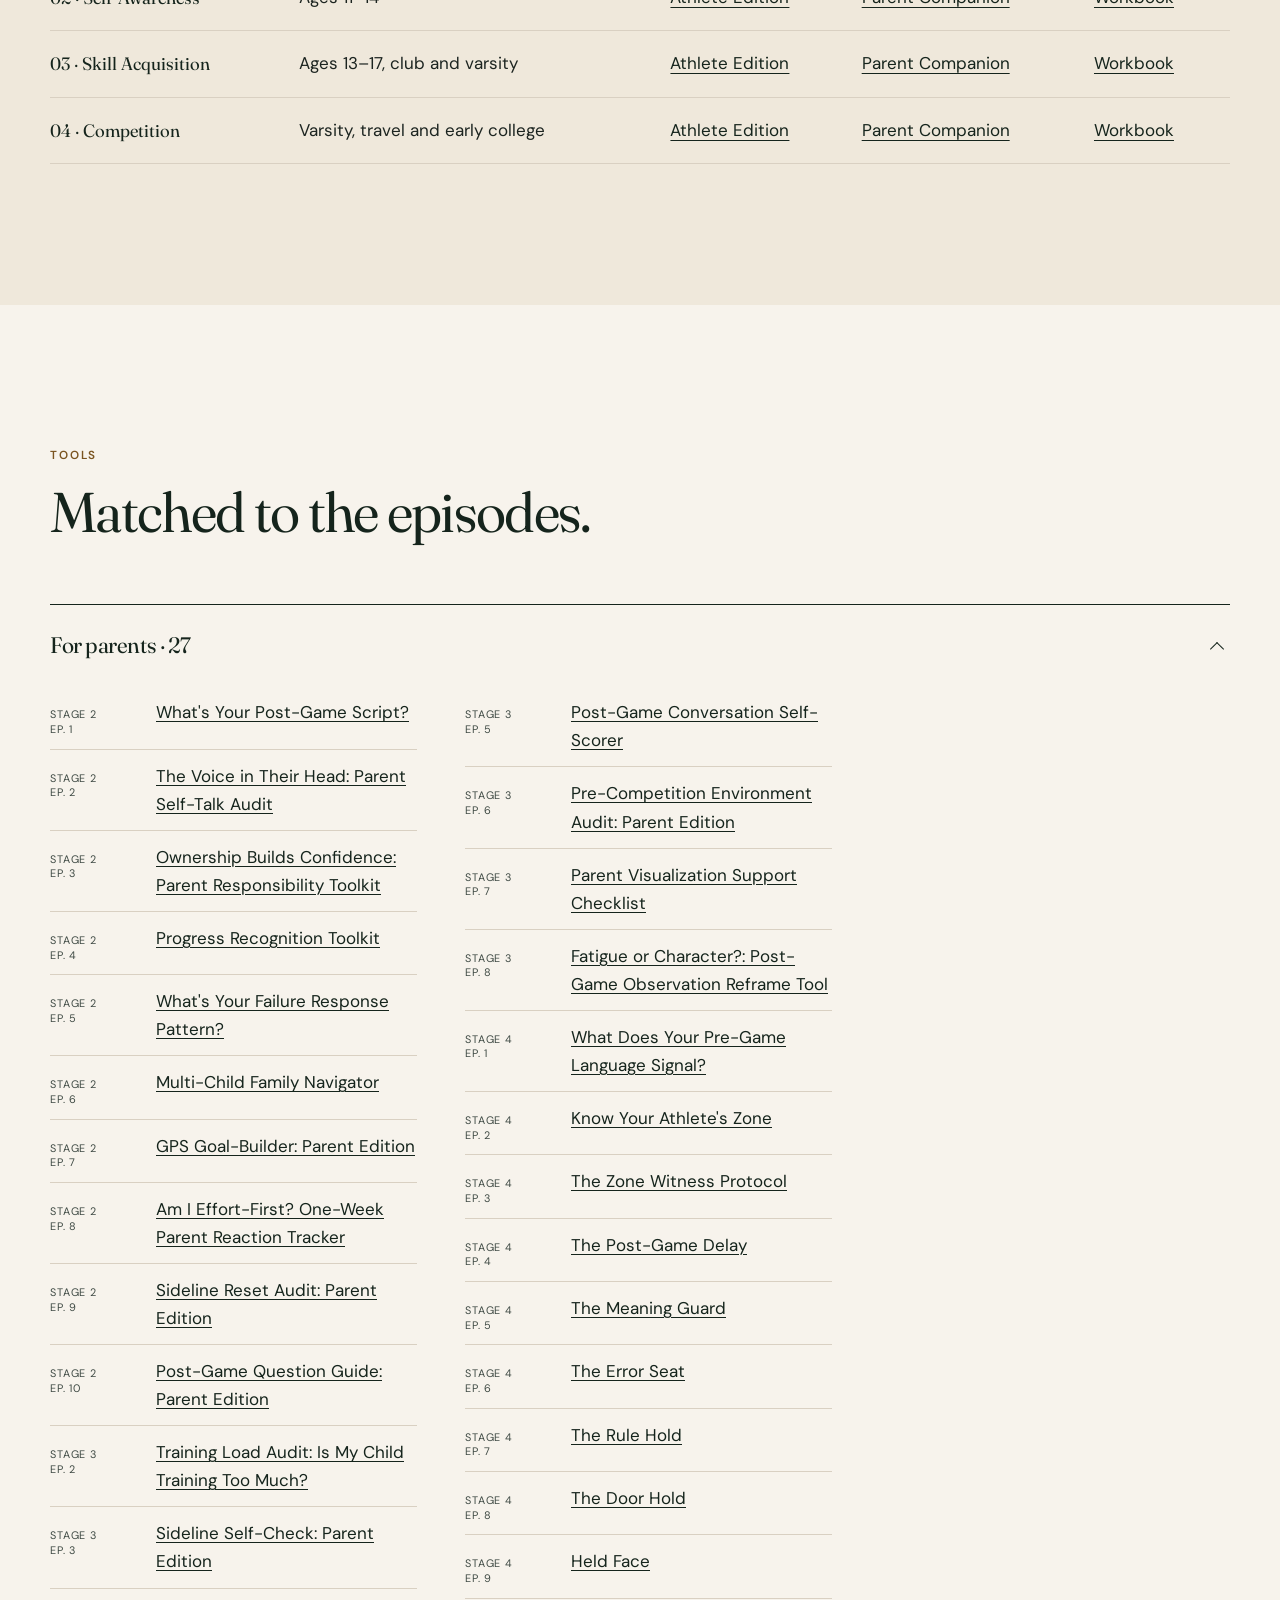
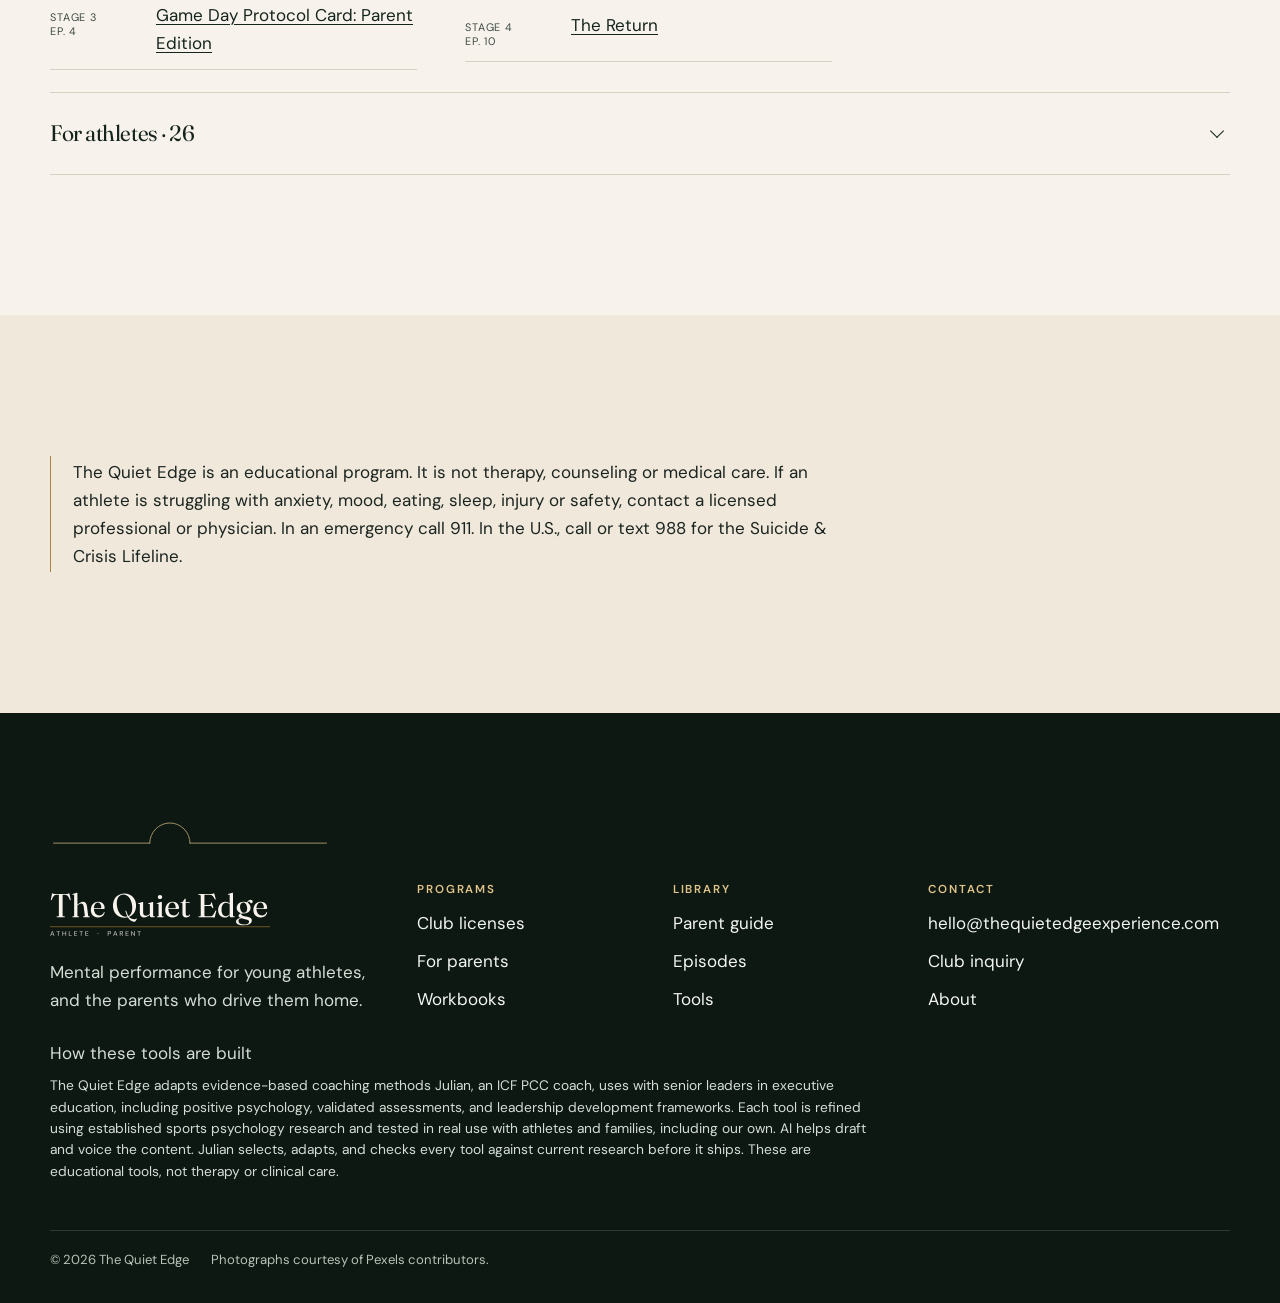
<file: resources.html>
<!doctype html>
<html lang="en">
<head>
<meta charset="utf-8">
<meta name="viewport" content="width=device-width, initial-scale=1, viewport-fit=cover">
<title>Resources · The Quiet Edge</title>
<meta name="description" content="Free Quiet Edge episodes by stage, a one-minute parent guide and interactive tools for young athletes and their parents.">
<link rel="canonical" href="https://thequietedgeexperience.com/resources.html">
<meta name="theme-color" content="#f7f3ec">
<meta property="og:type" content="website">
<meta property="og:site_name" content="The Quiet Edge">
<meta property="og:title" content="Resources · The Quiet Edge">
<meta property="og:description" content="Free Quiet Edge episodes by stage, a one-minute parent guide and interactive tools for young athletes and their parents.">
<meta property="og:url" content="https://thequietedgeexperience.com/resources.html">
<meta property="og:image" content="https://thequietedgeexperience.com/assets/img/og-image.jpg">
<meta name="twitter:card" content="summary_large_image">
<link rel="icon" href="assets/img/favicon.svg" type="image/svg+xml">
<link rel="preload" href="assets/fonts/fraunces-var.woff2" as="font" type="font/woff2" crossorigin>
<link rel="preload" href="assets/fonts/dmsans-var.woff2" as="font" type="font/woff2" crossorigin>
<link rel="stylesheet" href="assets/css/style.css">
</head>
<body>
<a class="skip" href="#main">Skip to content</a>
<div class="notice" data-expires="2026-10-27T23:59:59-05:00">Founding season. The first ten clubs license at founding rates. <a href="clubs.html#licenses">Details</a></div>
<header class="site-header">
  <nav class="wrap nav" aria-label="Main">
    <a class="brand" href="index.html"><img src="assets/img/monogram-pine.svg" width="36" height="36" alt=""><span class="wm">The Quiet Edge<small>Athlete · Parent</small></span></a>
    <button class="menu-btn" type="button" aria-expanded="false" aria-controls="menu"><span class="menu-open-label">Menu</span><span class="menu-close-label">Close</span></button>
    <ul id="menu"><li><a class="link" href="clubs.html">Clubs</a></li><li><a class="link" href="parents.html">Parents</a></li><li><a class="link" aria-current="page" href="resources.html">Resources</a></li><li><a class="link" href="about.html">About</a></li><li><a class="link cta" href="contact.html">Contact</a></li></ul>
  </nav>
</header>
<main id="main">

<section class="page-hero">
  <div class="wrap">
    <svg class="horizon horizon-sm" viewBox="0 0 640 120" fill="none" aria-hidden="true" focusable="false">
  <path class="draw" pathLength="1" d="M8 78H228" stroke="currentColor" stroke-width="1.75" stroke-linecap="round"/>
  <path class="draw" pathLength="1" d="M228 78A46 46 0 0 1 320 78" stroke="currentColor" stroke-width="1.75" stroke-linecap="round"/>
  <path class="draw" pathLength="1" d="M320 78H632" stroke="currentColor" stroke-width="1.75" stroke-linecap="round"/>
</svg>
    <p class="label">Resources</p>
    <h1>The library <em>is open.</em></h1>
    <p class="lede">Every episode and every interactive tool is free. Choose the stage that fits today.</p>
  </div>
</section>

<section>
  <div class="wrap">
    <dl class="deflist">
      <div><dt>The one-minute parent guide</dt><dd>Name the challenge. Receive a stage, a matched pair of episodes and one thing to try this week. <a class="more" href="https://cavarjj-dev.github.io/quiet-edge-tools/router/parent-router.html">Open</a></dd></div>
      <div><dt>Interactive tools</dt><dd>53 self-assessments, planners and trackers: 27 for parents, 26 for athletes. <a class="more" href="https://cavarjj-dev.github.io/quiet-edge-tools/">Open</a></dd></div>
      <div><dt>Quick Reference</dt><dd>Every stage on one page, with picks by challenge and the full topic list. <a class="more" href="https://www.notion.so/The-Quiet-Edge-Quick-Reference-for-Athletes-and-Parents-75010b602e7e4768ad52066ca1aae81c">Open</a></dd></div>
    </dl>
  </div>
</section>

<section class="linen" id="episodes">
  <div class="wrap">
    <div class="head"><p class="label">Episodes</p><h2>By stage.</h2><p class="lede">Athletes work the Athlete Edition. Parents work the Parent Companion. About five minutes each, short enough for the drive. <a href="https://www.youtube.com/@thequietedgeexperience">The channel</a></p></div>
    <div class="table-wrap"><table class="table"><thead><tr><th>Stage</th><th>For</th><th>Athletes</th><th>Parents</th><th>Workbook</th></tr></thead><tbody>
<tr><td>01 · Foundation</td><td>Ages 6–12</td><td><a href="https://www.youtube.com/playlist?list=PLhj0UiZpacExGZHNtWx5bsAvRXyi1TNHJ">Athlete Edition</a></td><td><a href="https://www.youtube.com/playlist?list=PLhj0UiZpacEwedHxPI4NoZt5BdT0F1lxl">Parent Companion</a></td><td><a href="https://payhip.com/b/PNw5u">Workbook</a></td></tr>
<tr><td>02 · Self-Awareness</td><td>Ages 11–14</td><td><a href="https://www.youtube.com/playlist?list=PLhj0UiZpacEwBkurYE58B5g4s_QIifwOh">Athlete Edition</a></td><td><a href="https://www.youtube.com/playlist?list=PLhj0UiZpacEzvI2PC9z5EVHO3rfvzKC7K">Parent Companion</a></td><td><a href="https://payhip.com/b/5lbjU">Workbook</a></td></tr>
<tr><td>03 · Skill Acquisition</td><td>Ages 13–17, club and varsity</td><td><a href="https://www.youtube.com/playlist?list=PLhj0UiZpacEwOOT_FhXaH0tuyPjIkmHKV">Athlete Edition</a></td><td><a href="https://www.youtube.com/playlist?list=PLhj0UiZpacEzDEWPSV0jb3iuF4uh7X9V5">Parent Companion</a></td><td><a href="https://payhip.com/b/1sSug">Workbook</a></td></tr>
<tr><td>04 · Competition</td><td>Varsity, travel and early college</td><td><a href="https://www.youtube.com/playlist?list=PLhj0UiZpacEwqXfzYVHc5ZvtC7NFCi5ER">Athlete Edition</a></td><td><a href="https://www.youtube.com/playlist?list=PLhj0UiZpacExo_ktsZHG_Po_YgJkQ4d7b">Parent Companion</a></td><td><a href="https://payhip.com/b/AiK8e">Workbook</a></td></tr>
</tbody></table></div>
  </div>
</section>

<section id="tools">
  <div class="wrap">
    <div class="head"><p class="label">Tools</p><h2>Matched to the episodes.</h2></div>
    <div class="faq">
      <details open><summary>For parents · 27</summary><div><ul class="tool-list"><li><span class="tag">Stage 2<br>Ep. 1</span><a href="https://cavarjj-dev.github.io/quiet-edge-tools/ep1p/">What&#x27;s Your Post-Game Script?</a></li><li><span class="tag">Stage 2<br>Ep. 2</span><a href="https://cavarjj-dev.github.io/quiet-edge-tools/ep2p/">The Voice in Their Head: Parent Self-Talk Audit</a></li><li><span class="tag">Stage 2<br>Ep. 3</span><a href="https://cavarjj-dev.github.io/quiet-edge-tools/ep3p/">Ownership Builds Confidence: Parent Responsibility Toolkit</a></li><li><span class="tag">Stage 2<br>Ep. 4</span><a href="https://cavarjj-dev.github.io/quiet-edge-tools/ep4p/">Progress Recognition Toolkit</a></li><li><span class="tag">Stage 2<br>Ep. 5</span><a href="https://cavarjj-dev.github.io/quiet-edge-tools/ep5p/">What&#x27;s Your Failure Response Pattern?</a></li><li><span class="tag">Stage 2<br>Ep. 6</span><a href="https://cavarjj-dev.github.io/quiet-edge-tools/ep6p/">Multi-Child Family Navigator</a></li><li><span class="tag">Stage 2<br>Ep. 7</span><a href="https://cavarjj-dev.github.io/quiet-edge-tools/ep7p/">GPS Goal-Builder: Parent Edition</a></li><li><span class="tag">Stage 2<br>Ep. 8</span><a href="https://cavarjj-dev.github.io/quiet-edge-tools/ep8p/">Am I Effort-First? One-Week Parent Reaction Tracker</a></li><li><span class="tag">Stage 2<br>Ep. 9</span><a href="https://cavarjj-dev.github.io/quiet-edge-tools/ep9p/">Sideline Reset Audit: Parent Edition</a></li><li><span class="tag">Stage 2<br>Ep. 10</span><a href="https://cavarjj-dev.github.io/quiet-edge-tools/ep10p/">Post-Game Question Guide: Parent Edition</a></li><li><span class="tag">Stage 3<br>Ep. 2</span><a href="https://cavarjj-dev.github.io/quiet-edge-tools/stage3/ep2p/">Training Load Audit: Is My Child Training Too Much?</a></li><li><span class="tag">Stage 3<br>Ep. 3</span><a href="https://cavarjj-dev.github.io/quiet-edge-tools/stage3/ep3p/">Sideline Self-Check: Parent Edition</a></li><li><span class="tag">Stage 3<br>Ep. 4</span><a href="https://cavarjj-dev.github.io/quiet-edge-tools/stage3/ep4p/">Game Day Protocol Card: Parent Edition</a></li><li><span class="tag">Stage 3<br>Ep. 5</span><a href="https://cavarjj-dev.github.io/quiet-edge-tools/stage3/ep5p/">Post-Game Conversation Self-Scorer</a></li><li><span class="tag">Stage 3<br>Ep. 6</span><a href="https://cavarjj-dev.github.io/quiet-edge-tools/stage3/ep6p/">Pre-Competition Environment Audit: Parent Edition</a></li><li><span class="tag">Stage 3<br>Ep. 7</span><a href="https://cavarjj-dev.github.io/quiet-edge-tools/stage3/ep7p/">Parent Visualization Support Checklist</a></li><li><span class="tag">Stage 3<br>Ep. 8</span><a href="https://cavarjj-dev.github.io/quiet-edge-tools/stage3/ep8p/">Fatigue or Character?: Post-Game Observation Reframe Tool</a></li><li><span class="tag">Stage 4<br>Ep. 1</span><a href="https://cavarjj-dev.github.io/quiet-edge-tools/stage4/ep1p/">What Does Your Pre-Game Language Signal?</a></li><li><span class="tag">Stage 4<br>Ep. 2</span><a href="https://cavarjj-dev.github.io/quiet-edge-tools/stage4/ep2p/">Know Your Athlete&#x27;s Zone</a></li><li><span class="tag">Stage 4<br>Ep. 3</span><a href="https://cavarjj-dev.github.io/quiet-edge-tools/stage4/ep3p/">The Zone Witness Protocol</a></li><li><span class="tag">Stage 4<br>Ep. 4</span><a href="https://cavarjj-dev.github.io/quiet-edge-tools/stage4/ep4p/">The Post-Game Delay</a></li><li><span class="tag">Stage 4<br>Ep. 5</span><a href="https://cavarjj-dev.github.io/quiet-edge-tools/stage4/ep5p/">The Meaning Guard</a></li><li><span class="tag">Stage 4<br>Ep. 6</span><a href="https://cavarjj-dev.github.io/quiet-edge-tools/stage4/ep6p/">The Error Seat</a></li><li><span class="tag">Stage 4<br>Ep. 7</span><a href="https://cavarjj-dev.github.io/quiet-edge-tools/stage4/ep7p/">The Rule Hold</a></li><li><span class="tag">Stage 4<br>Ep. 8</span><a href="https://cavarjj-dev.github.io/quiet-edge-tools/stage4/ep8p/">The Door Hold</a></li><li><span class="tag">Stage 4<br>Ep. 9</span><a href="https://cavarjj-dev.github.io/quiet-edge-tools/stage4/ep9p/">Held Face</a></li><li><span class="tag">Stage 4<br>Ep. 10</span><a href="https://cavarjj-dev.github.io/quiet-edge-tools/stage4/ep10p/">The Return</a></li></ul></div></details>
      <details><summary>For athletes · 26</summary><div><ul class="tool-list"><li><span class="tag">Stage 2<br>Ep. 1</span><a href="https://tinyurl.com/4pthebyz">Emotional Pattern Tracker</a></li><li><span class="tag">Stage 2<br>Ep. 2</span><a href="https://tinyurl.com/2h474vab">Self-Talk Pattern &amp; Replacement Script</a></li><li><span class="tag">Stage 2<br>Ep. 3</span><a href="https://cavarjj-dev.github.io/quiet-edge-tools/ep3/">Control Circle Mapping + Daily Control Check</a></li><li><span class="tag">Stage 2<br>Ep. 5</span><a href="https://tinyurl.com/yujrvh36">Result-Reason-Response Framework</a></li><li><span class="tag">Stage 2<br>Ep. 6</span><a href="https://tinyurl.com/4wccpwmx">Anchor Phrase + 5-Second Reset Practice Log</a></li><li><span class="tag">Stage 2<br>Ep. 7</span><a href="https://tinyurl.com/56btkhh4">GPS Framework (Goal-Process-Scoreboard)</a></li><li><span class="tag">Stage 2<br>Ep. 9</span><a href="https://cavarjj-dev.github.io/quiet-edge-tools/ep9/">ACR Practice Log</a></li><li><span class="tag">Stage 2<br>Ep. 10</span><a href="https://cavarjj-dev.github.io/quiet-edge-tools/ep10/">5 Questions Self-Evaluation Template</a></li><li><span class="tag">Stage 3<br>Ep. 1</span><a href="https://cavarjj-dev.github.io/quiet-edge-tools/stage3/ep1/">Deliberate Practice Session Planner</a></li><li><span class="tag">Stage 3<br>Ep. 2</span><a href="https://cavarjj-dev.github.io/quiet-edge-tools/stage3/ep2/">Train Sharp: Quality Threshold Session Tracker</a></li><li><span class="tag">Stage 3<br>Ep. 3</span><a href="https://cavarjj-dev.github.io/quiet-edge-tools/stage3/ep3/">Mental Cue Playbook Builder</a></li><li><span class="tag">Stage 3<br>Ep. 4</span><a href="https://cavarjj-dev.github.io/quiet-edge-tools/stage3/ep4/">Mid-Game Refocus Card Builder</a></li><li><span class="tag">Stage 3<br>Ep. 5</span><a href="https://cavarjj-dev.github.io/quiet-edge-tools/stage3/ep5/">Competition Process Planner</a></li><li><span class="tag">Stage 3<br>Ep. 7</span><a href="https://cavarjj-dev.github.io/quiet-edge-tools/stage3/ep7/">Mental Rep Builder: Visualization Script Generator</a></li><li><span class="tag">Stage 3<br>Ep. 9</span><a href="https://cavarjj-dev.github.io/quiet-edge-tools/stage3/ep9/">4-Step System Builder + Weekly Habit Tracker</a></li><li><span class="tag">Stage 3<br>Ep. 10</span><a href="https://cavarjj-dev.github.io/quiet-edge-tools/stage3/ep10/">Competition Conditions Design Map</a></li><li><span class="tag">Stage 4<br>Ep. 1</span><a href="https://cavarjj-dev.github.io/quiet-edge-tools/stage4/ep1/">Pressure Signal Log</a></li><li><span class="tag">Stage 4<br>Ep. 2</span><a href="https://cavarjj-dev.github.io/quiet-edge-tools/stage4/ep2/">Arousal Calibration Log</a></li><li><span class="tag">Stage 4<br>Ep. 3</span><a href="https://cavarjj-dev.github.io/quiet-edge-tools/stage4/ep3/">Zone Profile Builder</a></li><li><span class="tag">Stage 4<br>Ep. 4</span><a href="https://cavarjj-dev.github.io/quiet-edge-tools/stage4/ep4/">The Process Contract</a></li><li><span class="tag">Stage 4<br>Ep. 5</span><a href="https://cavarjj-dev.github.io/quiet-edge-tools/stage4/ep5/">The Meaning Switch</a></li><li><span class="tag">Stage 4<br>Ep. 6</span><a href="https://cavarjj-dev.github.io/quiet-edge-tools/stage4/ep6/">The Next-Play Reset</a></li><li><span class="tag">Stage 4<br>Ep. 7</span><a href="https://cavarjj-dev.github.io/quiet-edge-tools/stage4/ep7/">The Trust Cue</a></li><li><span class="tag">Stage 4<br>Ep. 8</span><a href="https://cavarjj-dev.github.io/quiet-edge-tools/stage4/ep8/">The Game Switch</a></li><li><span class="tag">Stage 4<br>Ep. 9</span><a href="https://cavarjj-dev.github.io/quiet-edge-tools/stage4/ep9/">The Same Cue</a></li><li><span class="tag">Stage 4<br>Ep. 10</span><a href="https://cavarjj-dev.github.io/quiet-edge-tools/stage4/ep10/">The Already-In Check</a></li></ul></div></details>
    </div>
  </div>
</section>

<section class="linen">
  <div class="wrap">
    <div class="note"><p>The Quiet Edge is an educational program. It is not therapy, counseling or medical care. If an athlete is struggling with anxiety, mood, eating, sleep, injury or safety, contact a licensed professional or physician. In an emergency call 911. In the U.S., call or text 988 for the Suicide &amp; Crisis Lifeline.</p></div>
  </div>
</section>

</main>
<footer class="site-footer">
  <div class="wrap">
    <svg class="horizon footer-horizon" viewBox="0 0 640 120" fill="none" aria-hidden="true" focusable="false">
  <path class="draw" pathLength="1" d="M8 78H228" stroke="currentColor" stroke-width="1.75" stroke-linecap="round"/>
  <path class="draw" pathLength="1" d="M228 78A46 46 0 0 1 320 78" stroke="currentColor" stroke-width="1.75" stroke-linecap="round"/>
  <path class="draw" pathLength="1" d="M320 78H632" stroke="currentColor" stroke-width="1.75" stroke-linecap="round"/>
</svg>
    <div class="foot">
      <div>
        <img class="wmark" src="assets/img/wordmark-ivory.svg" width="220" height="40" alt="The Quiet Edge">
        <p>Mental performance for young athletes,<br>and the parents who drive them home.</p>
      </div>
      <div><h2 class="foot-title">Programs</h2><ul>
        <li><a href="clubs.html">Club licenses</a></li>
        <li><a href="parents.html">For parents</a></li>
        <li><a href="parents.html#workbooks">Workbooks</a></li></ul></div>
      <div><h2 class="foot-title">Library</h2><ul>
        <li><a href="https://cavarjj-dev.github.io/quiet-edge-tools/router/parent-router.html">Parent guide</a></li>
        <li><a href="https://www.youtube.com/@thequietedgeexperience">Episodes</a></li>
        <li><a href="https://cavarjj-dev.github.io/quiet-edge-tools/">Tools</a></li></ul></div>
      <div><h2 class="foot-title">Contact</h2><ul>
        <li><a href="mailto:hello@thequietedgeexperience.com">hello@thequietedgeexperience.com</a></li>
        <li><a href="contact.html#inquiry">Club inquiry</a></li>
        <li><a href="about.html">About</a></li></ul></div>
    </div>
    <div class="foot-built"><p class="foot-title">How these tools are built</p><p>The Quiet Edge adapts evidence-based coaching methods Julian, an ICF PCC coach, uses with senior leaders in executive education, including positive psychology, validated assessments, and leadership development frameworks. Each tool is refined using established sports psychology research and tested in real use with athletes and families, including our own. AI helps draft and voice the content. Julian selects, adapts, and checks every tool against current research before it ships. These are educational tools, not therapy or clinical care.</p></div>
    <div class="foot-base"><span>© 2026 The Quiet Edge</span><span>Photographs courtesy of Pexels contributors.</span></div>
  </div>
</footer>
<script src="assets/js/site.js"></script>
<!-- Cloudflare Web Analytics --><script type='module' src='https://static.cloudflareinsights.com/beacon.min.js' data-cf-beacon='{"token": "be8685bad5b744fead314a5fb883f06e"}'></script><!-- End Cloudflare Web Analytics -->
</body>
</html>
</file>
<file: assets/css/style.css>
/* The Quiet Edge
   Dawn paper: pine, ivory, and a brass horizon.
   Motion is CSS plus a small IntersectionObserver in site.js.
   Nothing here requires a build step. */

@font-face {
  font-family: "Fraunces";
  src: url("../fonts/fraunces-var.woff2") format("woff2");
  font-weight: 300 600;
  font-style: normal;
  font-display: swap;
}
@font-face {
  font-family: "Fraunces";
  src: url("../fonts/fraunces-italic-400.woff2") format("woff2");
  font-weight: 400;
  font-style: italic;
  font-display: swap;
}
@font-face {
  font-family: "DM Sans";
  src: url("../fonts/dmsans-var.woff2") format("woff2");
  font-weight: 400 600;
  font-style: normal;
  font-display: swap;
}

:root {
  --pine: #15241c;
  --pine-deep: #0e1812;
  --ink: #1c2420;
  --slate: #3f4a44;
  --ivory: #f7f3ec;
  --linen: #efe8db;
  --rule: #d9d0c2;
  --brass: #7a5420;
  --brass-line: #a8843f;
  --brass-lt: #e0c48a;
  --sage: #5e8c6a;
  --harbor: #3f7a8a;
  --ochre: #c98a2e;
  --clay: #b5523b;
  --serif: "Fraunces", "Iowan Old Style", Palatino, Georgia, serif;
  --sans: "DM Sans", system-ui, -apple-system, "Segoe UI", sans-serif;
  --wrap: 1180px;
  --gutter: clamp(20px, 4vw, 48px);
  --header: 74px;
  --ease: cubic-bezier(.16, 1, .3, 1);
  color-scheme: light;
}

*, *::before, *::after { box-sizing: border-box; }
[hidden] { display: none !important; }
html { scroll-padding-top: 96px; -webkit-text-size-adjust: 100%; }
body {
  margin: 0;
  background: var(--ivory);
  color: var(--ink);
  font-family: var(--sans);
  font-size: 1.0625rem;
  line-height: 1.65;
  font-weight: 400;
  text-rendering: optimizeLegibility;
  -webkit-font-smoothing: antialiased;
  overflow-x: clip;
}
body.menu-open { overflow: hidden; }
img { display: block; max-width: 100%; height: auto; }
a { color: var(--pine); text-underline-offset: .22em; }
a:hover { color: var(--brass); }
::selection { background: var(--pine); color: var(--ivory); }
:focus-visible { outline: 2px solid var(--brass); outline-offset: 3px; }
h1, h2, h3 {
  font-family: var(--serif);
  font-weight: 380;
  color: var(--pine);
  letter-spacing: -.03em;
  line-height: 1.02;
  margin: 0 0 .45em;
  text-wrap: balance;
  font-variant-numeric: lining-nums;
}
h1 { font-size: clamp(2.7rem, 8.6vw, 6.15rem); font-weight: 360; }
h2 { font-size: clamp(2rem, 4.4vw, 3.5rem); }
h3 { font-size: clamp(1.35rem, 2vw, 1.6rem); line-height: 1.15; letter-spacing: -.02em; }
h1 em, h2 em { font-style: italic; font-weight: 400; }
p { margin: 0 0 1em; text-wrap: pretty; }
.wrap { width: min(var(--wrap), calc(100% - var(--gutter) * 2)); margin-inline: auto; }
.skip {
  position: absolute;
  left: 12px;
  top: 12px;
  transform: translateY(-160%);
  background: var(--pine);
  color: var(--ivory);
  padding: 10px 14px;
  z-index: 80;
  text-decoration: none;
}
.skip:focus { transform: none; }

.label, .nav-label {
  display: block;
  font-family: var(--sans);
  font-size: .73rem;
  font-weight: 600;
  letter-spacing: .16em;
  text-transform: uppercase;
  color: var(--brass);
  margin-bottom: 18px;
}
.lede { font-size: clamp(1.08rem, 1.5vw, 1.28rem); line-height: 1.55; max-width: 38em; }
.small { font-size: .9rem; color: var(--slate); line-height: 1.55; }
.num {
  font-family: var(--serif);
  font-variant-numeric: lining-nums;
  color: var(--brass);
  font-size: 1rem;
  letter-spacing: .04em;
}

/* Notice */
.notice {
  background: var(--pine-deep);
  color: #d5ddd6;
  font-size: .82rem;
  letter-spacing: .02em;
  text-align: center;
  padding: 11px 18px;
}
.notice a { color: var(--brass-lt); }

/* Header */
.site-header {
  position: sticky;
  top: 0;
  z-index: 40;
  padding-top: env(safe-area-inset-top);
  background: rgba(247, 243, 236, .96);
  border-bottom: 1px solid transparent;
}
.site-header.is-scrolled { border-bottom-color: var(--rule); }
.nav {
  display: flex;
  align-items: center;
  justify-content: space-between;
  min-height: var(--header);
  gap: 16px;
}
.brand {
  display: flex;
  align-items: center;
  gap: 12px;
  text-decoration: none;
  color: var(--pine);
  position: relative;
  z-index: 2;
}
.brand img { width: 36px; height: 36px; }
.brand .wm {
  font-family: var(--serif);
  font-size: 1.28rem;
  letter-spacing: -.02em;
  line-height: 1;
}
.brand .wm small {
  display: block;
  font-family: var(--sans);
  font-size: .58rem;
  letter-spacing: .18em;
  text-transform: uppercase;
  color: var(--slate);
  margin-top: 5px;
  font-weight: 550;
}
.menu-btn {
  display: inline-flex;
  align-items: center;
  gap: 10px;
  min-height: 48px;
  min-width: 48px;
  padding: 8px 2px 8px 10px;
  background: none;
  border: 0;
  color: var(--pine);
  cursor: pointer;
  font: inherit;
  font-size: .78rem;
  font-weight: 600;
  letter-spacing: .14em;
  text-transform: uppercase;
  position: relative;
  z-index: 2;
}
.menu-close-label { display: none; }
.menu-btn[aria-expanded="true"] .menu-open-label { display: none; }
.menu-btn[aria-expanded="true"] .menu-close-label { display: inline; }
.nav ul {
  list-style: none;
  margin: 0;
  position: fixed;
  z-index: 1;
  top: var(--bar, 74px);
  left: 0;
  right: 0;
  bottom: 0;
  display: flex;
  flex-direction: column;
  justify-content: center;
  gap: 2px;
  padding: 28px var(--gutter) calc(28px + env(safe-area-inset-bottom));
  background: var(--pine-deep);
  visibility: hidden;
  opacity: 0;
  translate: 0 -8px;
  overflow: auto;
}
.nav ul.open { visibility: visible; opacity: 1; translate: 0 0; }
.nav a.link {
  text-decoration: none;
  color: var(--ivory);
  font-family: var(--serif);
  font-size: clamp(2.1rem, 8vw, 3.1rem);
  letter-spacing: -.03em;
  line-height: 1.15;
  padding: 6px 0;
}
.nav a.link[aria-current="page"] { font-style: italic; color: var(--brass-lt); }
.nav a.link:focus-visible { outline-color: var(--brass-lt); }
.nav a.cta { align-self: flex-start; }
@media (min-width: 861px) {
  .menu-btn { display: none; }
  .nav ul {
    position: static;
    visibility: visible;
    opacity: 1;
    translate: none;
    flex-direction: row;
    align-items: center;
    justify-content: flex-end;
    gap: 30px;
    padding: 0;
    background: none;
    overflow: visible;
  }
  .nav a.link {
    color: var(--ink);
    font-family: var(--sans);
    font-size: .92rem;
    letter-spacing: .01em;
    line-height: 1.2;
    padding: 8px 0;
    background-image: linear-gradient(var(--brass), var(--brass));
    background-repeat: no-repeat;
    background-size: 0 1px;
    background-position: 0 100%;
  }
  .nav a.link:hover { background-size: 100% 1px; color: var(--ink); }
  .nav a.link[aria-current="page"] {
    font-style: normal;
    color: var(--ink);
    background-size: 100% 1px;
  }
  .nav a.cta {
    border: 1px solid var(--pine);
    padding: 11px 16px;
    font-size: .78rem;
    font-weight: 600;
    letter-spacing: .12em;
    text-transform: uppercase;
    background-image: none;
  }
  .nav a.cta:hover { background: var(--pine); color: var(--ivory); }
}

/* Buttons */
.btn {
  display: inline-flex;
  align-items: center;
  justify-content: center;
  min-height: 48px;
  padding: 0 22px;
  border: 1px solid var(--pine);
  background: var(--pine);
  color: var(--ivory);
  font-family: var(--sans);
  font-size: .78rem;
  font-weight: 600;
  letter-spacing: .12em;
  text-transform: uppercase;
  text-decoration: none;
  cursor: pointer;
  line-height: 1.2;
}
.btn:hover { background: var(--pine-deep); color: var(--ivory); }
.btn.line { background: transparent; color: var(--pine); }
.btn.line:hover { background: var(--pine); color: var(--ivory); }
.dark .btn { background: var(--ivory); color: var(--pine); border-color: var(--ivory); }
.dark .btn:hover { background: transparent; color: var(--ivory); }
.more {
  font-size: .78rem;
  font-weight: 600;
  letter-spacing: .12em;
  text-transform: uppercase;
  text-decoration: none;
  color: var(--pine);
  border-bottom: 1px solid var(--brass-line);
  padding-bottom: 3px;
}
.more:hover { color: var(--brass); }
.dark .more { color: var(--ivory); border-bottom-color: var(--brass-lt); }
.actions { display: flex; flex-wrap: wrap; align-items: center; gap: 18px 28px; margin-top: 28px; }
.actions .more { min-height: 48px; display: inline-flex; align-items: center; }

/* Sections */
section { padding: clamp(72px, 11vw, 148px) 0; position: relative; }
.linen { background: var(--linen); }
.dark {
  background:
    radial-gradient(880px 320px at 12% 0%, rgba(224, 196, 138, .16), transparent 62%),
    var(--pine);
  color: #d7e0d8;
}
.dark h1, .dark h2, .dark h3 { color: var(--ivory); }
.dark a { color: var(--ivory); }
.dark .label { color: var(--brass-lt); }
.dark .small, .dark .steps p { color: #c5d0c8; }
.rule-top { border-top: 1px solid var(--rule); }
.head { max-width: 760px; margin-bottom: clamp(36px, 5vw, 64px); }
#inquiry, #licenses, #workbooks, #episodes, #tools, #how-its-made { scroll-margin-top: 96px; }

/* Hero */
.hero {
  padding: clamp(36px, 6vw, 88px) 0 clamp(48px, 7vw, 96px);
  overflow: clip;
  background:
    radial-gradient(540px 340px at 0% 100%, rgba(94, 140, 106, .1), transparent 70%),
    var(--ivory);
}
.hero-rule {
  position: absolute;
  top: 0;
  left: 0;
  height: 1px;
  width: 100%;
  background: var(--brass-line);
  transform-origin: left center;
}
.hero::before {
  content: "";
  position: absolute;
  width: min(78vw, 760px);
  height: min(78vw, 760px);
  right: -18%;
  top: -32%;
  background: radial-gradient(circle, rgba(201, 164, 106, .32), rgba(201, 164, 106, 0) 68%);
  pointer-events: none;
}
.hero .wrap { position: relative; z-index: 1; }
.hero-grid { display: grid; gap: 42px; align-items: end; }
.hero h1 { margin-bottom: .35em; }
.hero .usp {
  font-family: var(--serif);
  font-weight: 380;
  font-size: clamp(1.2rem, 1.8vw, 1.5rem);
  line-height: 1.45;
  max-width: 22em;
  margin: 0;
  color: var(--ink);
}
.hero-note { margin: 16px 0 0; max-width: 36em; color: var(--slate); }
.hero figure { margin: 0; }
.hero figcaption { margin-top: 18px; max-width: 28em; }
.horizon { width: min(100%, 440px); height: auto; display: block; color: var(--brass); margin-top: 34px; }
.horizon-sm { width: min(100%, 210px); margin: 0 0 22px; }
.page-hero .horizon-sm { margin-top: 0; }
.covers {
  display: grid;
  grid-template-columns: 1fr 1fr;
  gap: 14px 12px;
  max-width: 460px;
}
.covers img {
  width: 100%;
  aspect-ratio: 420 / 544;
  object-fit: cover;
  background: var(--linen);
  box-shadow: 0 22px 40px -28px rgba(14, 24, 18, .7);
}
.covers img:nth-child(even) { margin-top: 22px; }
@media (min-width: 960px) {
  .hero-grid { grid-template-columns: 1.12fr .88fr; gap: clamp(36px, 5vw, 84px); align-items: center; }
  .hero figure { justify-self: end; }
  .hero figcaption { margin-left: auto; max-width: 460px; text-align: left; }
}

.page-hero { padding: clamp(56px, 8vw, 112px) 0 clamp(36px, 5vw, 64px); }
.page-hero h1 { max-width: 14em; }

/* Moments */
.moments-sec { padding-top: clamp(8px, 2vw, 20px); }
.moments {
  list-style: none;
  display: flex;
  flex-wrap: wrap;
  gap: 0;
  margin: 8px 0 26px;
  padding: 0;
  border-top: 1px solid var(--pine);
  border-bottom: 1px solid var(--rule);
}
.moments li {
  font-family: var(--serif);
  font-size: clamp(1.2rem, 2vw, 1.55rem);
  letter-spacing: -.02em;
  color: var(--pine);
  padding: 16px 28px 16px 0;
}
.moments li + li::before {
  content: "";
  display: inline-block;
  width: 5px;
  height: 5px;
  margin-right: 20px;
  border-radius: 50%;
  background: var(--brass-line);
  transform: translateY(-4px);
}
@media (max-width: 720px) {
  .moments { display: grid; border-bottom: 0; }
  .moments li { padding: 14px 0; border-bottom: 1px solid var(--rule); }
  .moments li + li::before { display: none; }
}

/* Stem */
.stem {
  display: none;
  position: absolute;
  width: 54px;
  height: 240px;
  color: var(--pine);
  opacity: .4;
  pointer-events: none;
  left: max(4px, calc((100vw - var(--wrap)) / 2 - 48px));
  top: 72px;
}
@media (min-width: 1280px) {
  .stem { display: block; left: calc((100vw - var(--wrap)) / 2 - 72px); }
}

/* Columns */
.cols { display: grid; gap: clamp(28px, 5vw, 88px); align-items: start; }
.cols > *, .hero-grid > * { min-width: 0; }
@media (min-width: 880px) {
  .cols { grid-template-columns: 5fr 7fr; }
  .cols.even { grid-template-columns: 1fr 1fr; }
  .cols.contact { grid-template-columns: 1.2fr .8fr; }
}

.steps { list-style: none; margin: 0; padding: 0; border-top: 1px solid var(--rule); }
.steps li {
  display: grid;
  grid-template-columns: 52px 1fr;
  gap: 8px 12px;
  padding: 26px 0;
  border-bottom: 1px solid var(--rule);
}
.steps h3 { margin-bottom: .25em; }
.steps p { margin: 0; color: var(--slate); }
.steps.row { display: grid; gap: 8px 36px; border-top: 0; }
.steps.row li { grid-template-columns: 1fr; border-top: 1px solid var(--rule); border-bottom: 0; padding-top: 24px; }
@media (min-width: 860px) { .steps.row { grid-template-columns: repeat(3, 1fr); } }

/* Stages */
.stages { border-top: 1px solid var(--pine); }
.stage-row {
  display: grid;
  grid-template-columns: auto 1fr;
  gap: 6px 18px;
  align-items: start;
  padding: 26px 0;
  border-bottom: 1px solid var(--rule);
}
.stage-row .n {
  font-family: var(--serif);
  font-weight: 340;
  font-size: clamp(2rem, 4vw, 3.15rem);
  line-height: .9;
  color: var(--pine);
  display: flex;
  align-items: center;
  gap: 12px;
  grid-row: span 4;
  font-variant-numeric: lining-nums;
}
.stage-row .n::after {
  content: "";
  width: 8px;
  height: 8px;
  border-radius: 50%;
  background: var(--c, var(--brass-line));
  flex: none;
}
.stage-row h3 { margin: 0; }
.stage-row .theme {
  font-family: var(--serif);
  font-style: italic;
  color: var(--slate);
  display: block;
  margin-top: 4px;
}
.stage-row .ages, .stage-row .start { margin: 0; color: var(--slate); }
.stage-row .links { display: flex; flex-wrap: wrap; gap: 14px 18px; margin-top: 8px; }
@media (min-width: 980px) {
  .stage-row {
    grid-template-columns: 108px 1.25fr .95fr 1.15fr auto;
    gap: 18px 26px;
    align-items: baseline;
    padding: 32px 0;
  }
  .stage-row .n { grid-row: auto; font-size: 3rem; }
  .stage-row .links { flex-direction: column; align-items: flex-start; gap: 10px; margin-top: 0; }
}

/* Quote and questions */
.pull {
  font-family: var(--serif);
  font-weight: 340;
  font-size: clamp(1.85rem, 4vw, 3.15rem);
  line-height: 1.18;
  letter-spacing: -.03em;
  color: var(--ivory);
  max-width: 16em;
  margin: 0;
}
.pull-src { margin-top: 22px; color: #c5d0c8; }
.qs {
  display: grid;
  gap: 8px 0;
  margin-top: clamp(36px, 6vw, 72px);
  border-top: 1px solid rgba(247, 243, 236, .2);
}
.qs + .qs { margin-top: 0; }
.qs > div { padding: 22px 0 8px; border-bottom: 1px solid rgba(247, 243, 236, .16); }
.qs p {
  font-family: var(--serif);
  font-style: italic;
  font-size: 1.2rem;
  line-height: 1.45;
  color: var(--ivory);
  margin: 0 0 .65em;
}
@media (min-width: 840px) {
  .qs { grid-template-columns: repeat(3, 1fr); }
  .qs > div { padding: 28px 28px 8px 0; border-bottom: 0; }
  .qs > div + div { padding-left: 28px; border-left: 1px solid rgba(247, 243, 236, .18); }
  .qs-pair { grid-template-columns: 1fr 1fr; }
}

.split { display: grid; border-top: 1px solid var(--rule); }
.split > div { padding: clamp(28px, 4vw, 48px) 0; }
.split p { color: var(--slate); max-width: 36em; }
@media (min-width: 820px) {
  .split { grid-template-columns: 1fr 1fr; border-bottom: 1px solid var(--rule); }
  .split > div { padding-right: clamp(20px, 4vw, 56px); }
  .split > div + div { border-left: 1px solid var(--rule); padding-left: clamp(20px, 4vw, 56px); padding-right: 0; }
}

.figure {
  font-family: var(--serif);
  font-weight: 340;
  font-size: clamp(3.2rem, 8vw, 5.4rem);
  line-height: .95;
  color: var(--pine);
  letter-spacing: -.03em;
  font-variant-numeric: lining-nums;
}
.figure span { color: var(--slate); font-size: .42em; margin: 0 .28em; font-style: italic; }

.deflist { margin: 0; border-top: 1px solid var(--rule); }
.deflist > div {
  display: grid;
  gap: 6px;
  padding: 20px 0;
  border-bottom: 1px solid var(--rule);
}
.deflist dt { font-family: var(--serif); font-size: 1.25rem; color: var(--pine); letter-spacing: -.02em; }
.deflist dd { margin: 0; color: var(--slate); }
@media (min-width: 720px) {
  .deflist > div { grid-template-columns: .8fr 1.4fr; gap: 24px; align-items: baseline; }
}

/* Licenses */
.tiers { display: grid; border-top: 1px solid var(--pine); }
.tier {
  position: relative;
  padding: 32px 0 36px;
  display: flex;
  flex-direction: column;
  border-bottom: 1px solid var(--rule);
  overflow: hidden;
}
.tier .name {
  font-size: .73rem;
  font-weight: 600;
  letter-spacing: .16em;
  text-transform: uppercase;
  color: var(--slate);
  margin-bottom: 18px;
}
.tier .amt {
  font-family: var(--serif);
  font-weight: 340;
  font-size: clamp(3rem, 6vw, 3.8rem);
  line-height: .95;
  color: var(--pine);
  font-variant-numeric: lining-nums;
}
.tier .founding { margin: 12px 0 0; }
.tier .founding b { color: var(--brass); font-weight: 650; }
.tier .scope { font-family: var(--serif); font-style: italic; color: var(--slate); margin: 8px 0 18px; }
.tier ul { list-style: none; padding: 0; margin: 0 0 28px; border-top: 1px solid var(--rule); }
.tier li { padding: 12px 0; border-bottom: 1px solid var(--rule); }
.tier .btn { margin-top: auto; text-align: center; }
.tier.signature {
  background: linear-gradient(180deg, rgba(168, 132, 63, .16), transparent 140px);
}
.tier.signature .name { color: var(--brass); }
@media (min-width: 900px) {
  .tiers { grid-template-columns: repeat(3, 1fr); }
  .tier { padding: 40px 32px 44px 0; border-bottom: 0; }
  .tier + .tier { border-left: 1px solid var(--rule); padding-left: 32px; }
}

/* Workbooks */
.books { display: grid; grid-template-columns: 1fr 1fr; gap: clamp(18px, 3vw, 36px); }
.book > a { display: block; background: var(--linen); }
.book img {
  width: 100%;
  aspect-ratio: 420 / 544;
  object-fit: cover;
  box-shadow: 0 18px 36px -26px rgba(14, 24, 18, .65);
}
.book h3 { font-size: 1.3rem; margin: 18px 0 2px; }
.book .theme { font-family: var(--serif); font-style: italic; color: var(--slate); margin: 0 0 12px; }
.book .buy {
  display: flex;
  align-items: baseline;
  justify-content: space-between;
  gap: 12px;
  border-top: 1px solid var(--rule);
  padding-top: 12px;
}
.book .price { font-family: var(--serif); font-size: 1.35rem; color: var(--pine); font-variant-numeric: lining-nums; }
@media (min-width: 980px) { .books { grid-template-columns: repeat(4, 1fr); } }
.feature {
  display: grid;
  gap: clamp(24px, 4vw, 64px);
  align-items: center;
  margin-top: clamp(48px, 7vw, 96px);
  padding-top: clamp(36px, 5vw, 64px);
  border-top: 1px solid var(--rule);
}
.feature img { width: 100%; height: auto; background: var(--linen); }
@media (min-width: 860px) { .feature { grid-template-columns: 1.15fr .85fr; } }

/* Table */
.table-wrap { overflow-x: auto; }
.table { width: 100%; border-collapse: collapse; border-top: 1px solid var(--pine); }
.table th {
  font-size: .72rem;
  font-weight: 600;
  letter-spacing: .14em;
  text-transform: uppercase;
  color: var(--slate);
  text-align: left;
  padding: 14px 16px 14px 0;
  border-bottom: 1px solid var(--rule);
}
.table td { padding: 18px 16px 18px 0; border-bottom: 1px solid var(--rule); vertical-align: top; }
.table td:first-child { font-family: var(--serif); font-size: 1.12rem; color: var(--pine); }
@media (max-width: 760px) {
  .table thead { display: none; }
  .table, .table tbody, .table tr, .table td { display: block; }
  .table tr { padding: 16px 0; border-bottom: 1px solid var(--rule); }
  .table td { border: 0; padding: 3px 0; }
}

.tool-list { list-style: none; margin: 0; padding: 0; }
.tool-list li {
  display: flex;
  gap: 14px;
  align-items: baseline;
  padding: 12px 0;
  border-bottom: 1px solid var(--rule);
}
.tool-list .tag {
  flex: none;
  width: 92px;
  font-size: .68rem;
  letter-spacing: .08em;
  text-transform: uppercase;
  color: var(--slate);
  line-height: 1.35;
}
.tool-list a { text-decoration-thickness: 1px; text-underline-offset: .18em; }
@media (min-width: 800px) {
  .tool-list { columns: 2; column-gap: 48px; }
  .tool-list li { break-inside: avoid; }
}

.faq { border-top: 1px solid var(--pine); }
.faq details { border-bottom: 1px solid var(--rule); }
.faq summary {
  list-style: none;
  cursor: pointer;
  padding: 22px 48px 22px 0;
  position: relative;
  font-family: var(--serif);
  font-size: clamp(1.2rem, 2vw, 1.4rem);
  color: var(--pine);
  letter-spacing: -.02em;
}
.faq summary::-webkit-details-marker { display: none; }
.faq summary::after {
  content: "";
  position: absolute;
  right: 8px;
  top: 50%;
  width: 10px;
  height: 10px;
  border-right: 1.5px solid var(--pine);
  border-bottom: 1.5px solid var(--pine);
  transform: translateY(-70%) rotate(45deg);
}
.faq details[open] summary::after { transform: translateY(-20%) rotate(225deg); }
.faq details > div { padding: 0 0 22px; max-width: 46em; color: var(--slate); }
.faq details > div p:last-child { margin-bottom: 0; }

.note { border-left: 1px solid var(--brass-line); padding: 2px 0 2px 22px; max-width: 46em; }
.note p:last-child { margin-bottom: 0; }
.signoff {
  font-family: var(--serif);
  font-style: italic;
  font-size: 1.35rem;
  color: var(--pine);
  margin-top: 28px;
}

/* Form */
.form { display: grid; gap: 22px; }
.form .row { display: grid; gap: 22px; }
@media (min-width: 700px) { .form .row { grid-template-columns: 1fr 1fr; } }
.field label {
  display: block;
  font-size: .72rem;
  font-weight: 600;
  letter-spacing: .14em;
  text-transform: uppercase;
  color: var(--slate);
  margin-bottom: 8px;
}
.field input, .field select, .field textarea {
  width: 100%;
  font: inherit;
  font-size: 1rem;
  color: var(--ink);
  background: transparent;
  border: 0;
  border-bottom: 1px solid #b7ad9e;
  border-radius: 0;
  padding: 12px 0;
  min-height: 48px;
  -webkit-appearance: none;
  appearance: none;
}
.field textarea { min-height: 140px; resize: vertical; }
.field select {
  background-image: linear-gradient(45deg, transparent 50%, var(--pine) 50%), linear-gradient(135deg, var(--pine) 50%, transparent 50%);
  background-position: calc(100% - 14px) 55%, calc(100% - 9px) 55%;
  background-size: 5px 5px;
  background-repeat: no-repeat;
}
.field input:focus, .field select:focus, .field textarea:focus { outline: 0; border-bottom-color: var(--pine); }
.field input:focus-visible, .field select:focus-visible, .field textarea:focus-visible { outline: 2px solid var(--brass); outline-offset: 4px; }
#form-note { margin-top: 8px; }

/* Photos */
.photo { margin: 0; }
.photo img { width: 100%; background: var(--linen); }
.photo figcaption { margin-top: 12px; }
.cap-title { display: block; font-family: var(--serif); font-style: italic; font-size: 1.35rem; line-height: 1.25; color: var(--pine); }
.cap-sub { display: block; margin-top: 6px; color: var(--slate); }
.contrast { display: grid; gap: 36px; }
.contrast .tag {
  display: block;
  font-size: .7rem;
  font-weight: 600;
  letter-spacing: .16em;
  text-transform: uppercase;
  margin-bottom: 8px;
}
.contrast .photo:first-child .tag { color: #8e3e2c; }
.contrast .photo:last-child .tag { color: #1f5a38; }
.panel {
  aspect-ratio: 4 / 5;
  min-height: 280px;
  background:
    radial-gradient(420px 180px at 20% 0%, rgba(224, 196, 138, .2), transparent 70%),
    var(--pine);
  color: var(--ivory);
  display: flex;
  flex-direction: column;
  justify-content: flex-end;
  padding: clamp(24px, 4vw, 48px);
}
.panel-rule { display: block; width: 42px; height: 1px; background: var(--brass-lt); margin-bottom: 22px; }
.panel-q {
  font-family: var(--serif);
  font-style: italic;
  font-weight: 360;
  font-size: clamp(1.6rem, 3vw, 2.5rem);
  line-height: 1.16;
  margin: 0;
  color: var(--ivory);
  max-width: 12em;
}
.panel-note { margin: 18px 0 0; font-size: .84rem; letter-spacing: .04em; color: #c5d0c8; }
.contrast .shot {
  aspect-ratio: 4 / 5;
  overflow: hidden;
  background: var(--pine);
}
.contrast .shot img {
  width: 100%;
  height: 100%;
  object-fit: cover;
  object-position: 50% 32%;
  background: var(--pine);
}
@media (min-width: 800px) {
  .contrast { grid-template-columns: 1fr 1fr; gap: clamp(20px, 4vw, 48px); align-items: start; }
}
.band-photo { position: relative; padding: 0; margin: 0; }
.band-photo img {
  width: 100%;
  height: clamp(320px, 58vw, 760px);
  object-fit: cover;
  object-position: var(--pos, 50% 40%);
}
.band-photo figcaption {
  position: absolute;
  left: 0;
  right: 0;
  bottom: 0;
  margin: 0;
  padding: 88px var(--gutter) 26px;
  color: var(--ivory);
  background: linear-gradient(180deg, rgba(14, 24, 18, 0), rgba(14, 24, 18, .78));
  font-family: var(--serif);
  font-style: italic;
  font-size: clamp(1.15rem, 2vw, 1.55rem);
  letter-spacing: -.02em;
}
.band-photo figcaption.small { color: var(--ivory); font-size: clamp(1.15rem, 2vw, 1.55rem); }
.media-col .photo { margin-top: 28px; }
.who { align-items: center; }
footer .horizon, .footer-horizon { color: var(--brass-lt); width: min(100%, 280px); margin: 0 0 22px; opacity: .9; }

/* Lite YouTube: thumbnail until the visitor presses play */
.film { padding-top: clamp(12px, 2vw, 28px); padding-bottom: clamp(48px, 7vw, 96px); }
.film-bar {
  display: flex;
  flex-wrap: wrap;
  align-items: baseline;
  justify-content: space-between;
  gap: 12px 24px;
  margin-bottom: 18px;
}
.film-bar .label { margin-bottom: 0; }
.lite { margin: 22px 0 0; }
.lite-frame {
  position: relative;
  aspect-ratio: 16 / 9;
  background: var(--pine-deep);
  overflow: hidden;
}
.lite-play {
  position: absolute;
  inset: 0;
  display: block;
  width: 100%;
  height: 100%;
  padding: 0;
  border: 0;
  background: var(--pine-deep);
  cursor: pointer;
  color: var(--ivory);
}
.lite-play img {
  width: 100%;
  height: 100%;
  object-fit: cover;
}
.lite-play:hover .play-face,
.lite-play:focus-visible .play-face { background: var(--ivory); color: var(--pine); }
.play-face {
  position: absolute;
  left: 50%;
  top: 50%;
  translate: -50% -50%;
  width: 74px;
  height: 74px;
  border-radius: 50%;
  background: rgba(14, 24, 18, .82);
  color: var(--ivory);
  display: grid;
  place-items: center;
}
.play-face svg { width: 28px; height: 28px; margin-left: 3px; }
.lite-frame iframe {
  position: absolute;
  inset: 0;
  width: 100%;
  height: 100%;
  border: 0;
}
.lite figcaption { margin-top: 12px; }
.visually-hidden {
  position: absolute;
  width: 1px;
  height: 1px;
  padding: 0;
  margin: -1px;
  overflow: hidden;
  clip: rect(0 0 0 0);
  white-space: nowrap;
  border: 0;
}

/* Cinematic opening */
.opening { padding: 0; background: #0e1812; color: var(--ivory); }
.opening-pin { position: relative; min-height: calc(100svh - var(--header)); overflow: hidden; }
.opening-bg, .opening-window { position: absolute; inset: 0; }
.opening-bg img, .opening-window img { width: 100%; height: 100%; object-fit: cover; }
.opening-window { z-index: 2; clip-path: polygon(32.64% 39.04%, 36.36% 34.08%, 42.56% 32.22%, 50% 31.6%, 57.44% 32.22%, 63.64% 34.08%, 67.36% 39.04%, 72.32% 46.48%, 74.8% 53.92%, 71.08% 58.88%, 61.16% 60.74%, 50% 61.98%, 38.84% 60.74%, 28.92% 58.88%, 25.2% 53.92%, 27.68% 46.48%); }
.opening-window img { transform: scale(1.04); }
.opening-glow, .opening-glass { position: absolute; pointer-events: none; }
.opening-glow {
  z-index: 4;
  left: 50%;
  top: 44%;
  width: 22px;
  height: 22px;
  translate: -50% -50%;
  border-radius: 50%;
  opacity: 0;
  background: radial-gradient(circle, rgba(255, 250, 236, .98) 0 22%, rgba(224, 196, 138, .55) 42%, transparent 70%);
  box-shadow: 0 0 26px 10px rgba(255, 228, 180, .55);
}
.opening-glass {
  z-index: 4;
  inset: 0;
  opacity: 0;
}
.opening-glass svg { display: block; width: 100%; height: 100%; overflow: visible; }
html.cinematic .opening-glow { opacity: 1; }
html.cinematic .opening-window { clip-path: polygon(49.58% 43.88%, 49.67% 43.76%, 49.82% 43.72%, 50% 43.7%, 50.18% 43.72%, 50.33% 43.76%, 50.42% 43.88%, 50.54% 44.06%, 50.6% 44.24%, 50.51% 44.36%, 50.27% 44.41%, 50% 44.44%, 49.73% 44.41%, 49.49% 44.36%, 49.4% 44.24%, 49.46% 44.06%); }
.opening-field { position: absolute; inset: 0; z-index: 3; opacity: 0; }
.opening-field img { width: 100%; height: 100%; object-fit: cover; }
.opening-copy {
  position: absolute;
  inset: auto 0 0 0;
  z-index: 5;
  display: flex;
  flex-direction: column;
  justify-content: flex-end;
  padding: 48px var(--gutter) clamp(22px, 4vh, 40px);
  background: linear-gradient(180deg, rgba(14, 24, 18, 0), rgba(14, 24, 18, .88) 42%);
}
.opening-kicker {
  color: var(--brass-lt);
  font-size: .73rem;
  font-weight: 600;
  letter-spacing: .16em;
  text-transform: uppercase;
  margin: 0 0 12px;
}
.opening-h {
  color: var(--ivory);
  font-size: clamp(2.15rem, 5.6vw, 4.7rem);
  max-width: 16em;
  margin: 0;
  text-shadow: 0 2px 18px rgba(0, 0, 0, .35);
}
.opening-h .line-b {
  display: block;
  margin-top: .4em;
  font-size: .58em;
  font-style: italic;
  font-weight: 400;
  max-width: 22em;
}
.opening-next {
  margin-top: 22px;
  align-self: flex-start;
  color: var(--ivory);
  border-bottom-color: var(--brass-lt);
}
html.cinematic .opening-pin { height: calc(100svh - var(--header)); min-height: 0; }
@media (prefers-reduced-motion: reduce) {
  .opening { height: auto; }
  .opening-pin { height: auto; min-height: 0; }
  .opening-bg, .opening-window { position: relative; height: 46vh; clip-path: none; }
  .opening-window img { transform: none; }
  .opening-copy { position: relative; background: #0e1812; padding-top: 28px; }
  .opening-glow, .opening-glass { display: none; }
}

.hero .hero-title {
  font-size: clamp(2.7rem, 8.6vw, 6.15rem);
  font-weight: 360;
  margin-bottom: .35em;
}

/* Audience paths */
.audience-grid, .path-grid {
  display: grid;
  gap: 18px;
}
.path {
  border-top: 1px solid var(--pine);
  padding: 22px 0 8px;
  display: flex;
  flex-direction: column;
  gap: 8px;
}
.path h3 { margin: 0; }
.path p { margin: 0; color: var(--slate); }
.path .actions { margin-top: 8px; }
@media (min-width: 900px) {
  .path-grid { grid-template-columns: 1fr 1fr; gap: 8px 48px; }
}

/* Research */
.stat-grid { display: grid; gap: 28px; margin-top: 12px; }
.stat { border-top: 1px solid var(--pine); padding-top: 18px; }
.stat-figure {
  font-family: var(--serif);
  font-weight: 340;
  font-size: clamp(2.4rem, 5vw, 3.6rem);
  line-height: 1;
  color: var(--pine);
  letter-spacing: -.03em;
  margin: 0 0 12px;
  font-variant-numeric: lining-nums;
}
.stat-figure .stat-vs { font-size: .42em; font-style: italic; color: var(--slate); margin: 0 .2em; }
.stat p { margin: 0 0 10px; }
.cite { font-size: .86rem; }
.meter { display: grid; gap: 14px; margin-top: 8px; }
.meter-row { display: grid; grid-template-columns: 9.5em 1fr auto; gap: 12px; align-items: center; font-size: .92rem; }
.meter-track { height: 8px; background: rgba(21, 36, 28, .1); }
.meter-track span {
  display: block;
  height: 100%;
  width: calc(var(--p) * 1%);
  background: var(--brass);
  transform-origin: left center;
}
html.motion .meter-track span { scale: 0 1; }
html.motion .is-in .meter-track span { scale: 1 1; transition: scale 1s var(--ease); }
.research-note { margin-top: 28px; }
@media (min-width: 800px) {
  .stat-grid { grid-template-columns: 1fr 1fr; gap: 36px 48px; }
}
@media (max-width: 560px) {
  .meter-row { grid-template-columns: 1fr auto; }
  .meter-row span:first-child { grid-column: 1 / -1; }
}

/* Footer */
.built { padding-top: clamp(28px, 4vw, 48px); padding-bottom: clamp(48px, 7vw, 88px); }
.built-in { max-width: 46rem; }
.built h2 { margin-bottom: .55em; }
.built p { font-size: clamp(1.05rem, 1.4vw, 1.2rem); line-height: 1.6; margin: 0; }
.foot-built { max-width: 52rem; margin: 8px 0 28px; }
.foot-built .foot-title { margin-bottom: 8px; }
.foot-built p:last-child { margin: 0; font-size: .86rem; line-height: 1.55; color: #d5ddd6; }

.site-footer {
  background: var(--pine-deep);
  color: #d5ddd6;
  padding: clamp(56px, 8vw, 96px) 0 32px;
  position: relative;
}
.site-footer a { color: #f3f6f2; text-decoration: none; border-bottom: 1px solid transparent; }
.site-footer a:hover { color: var(--brass-lt); border-bottom-color: var(--brass-lt); }
.foot { display: grid; gap: 32px; }
.foot h2, .foot h3, .foot .foot-title {
  font-family: var(--sans);
  font-size: .72rem;
  font-weight: 600;
  letter-spacing: .16em;
  text-transform: uppercase;
  color: var(--brass-lt);
  margin: 0 0 14px;
}
.foot ul { list-style: none; margin: 0; padding: 0; }
.foot li { margin: 0 0 10px; }
.foot p { color: #d5ddd6; }
.foot .wmark { width: min(220px, 70vw); height: auto; margin-bottom: 18px; }
.foot-base {
  margin-top: 48px;
  padding-top: 18px;
  border-top: 1px solid rgba(247, 243, 236, .14);
  display: flex;
  flex-wrap: wrap;
  gap: 8px 22px;
  font-size: .82rem;
  color: #b7c2b8;
}
@media (min-width: 720px) { .foot { grid-template-columns: 1fr 1fr; } }
@media (min-width: 980px) { .foot { grid-template-columns: 1.5fr 1fr 1fr 1.35fr; } }
a[href^="mailto:"] { overflow-wrap: anywhere; }

/* Motion */
@media (prefers-reduced-motion: no-preference) {
  .nav ul, .btn, .book img, .faq summary::after {
    transition: opacity .45s var(--ease), translate .45s var(--ease), background .2s, color .2s, transform .35s var(--ease);
  }
  .btn:hover { translate: 0 -1px; }
  .book a:hover img { translate: 0 -6px; }
  .hero-rule { animation: rule-in 1.15s var(--ease) both; }
  .hero::before { animation: drift 18s ease-in-out infinite alternate; }
  .hero .usp { animation: rise .8s var(--ease) .05s both; }
  .hero .hero-note { animation: rise .8s var(--ease) .12s both; }
  .hero .actions { animation: rise .8s var(--ease) .18s both; }
  .horizon .draw {
    stroke-dasharray: 1;
    stroke-dashoffset: 1;
    animation: draw 1.4s var(--ease) forwards;
  }
  .horizon .draw:nth-child(2) { animation-delay: .25s; }
  .horizon .draw:nth-child(n + 3) { animation-delay: .42s; }
  .covers img:first-child { animation: float 9s ease-in-out infinite alternate; }
  .covers img:not(:first-child) {
    animation: uncover 1.05s var(--ease) both, float 9s ease-in-out 1.1s infinite alternate;
  }
  .covers img:nth-child(2) { animation-delay: .08s, -2s; }
  .covers img:nth-child(3) { animation-delay: .16s, -4s; }
  .covers img:nth-child(4) { animation-delay: .24s, -1s; }
  .stem {
    transform-origin: 50% 100%;
    animation: sway 10s ease-in-out infinite alternate;
  }
  .tier.signature::after {
    content: "";
    position: absolute;
    left: 0;
    top: 0;
    height: 2px;
    width: 34%;
    background: linear-gradient(90deg, transparent, var(--brass-lt), transparent);
    animation: sheen 8.5s ease-in-out infinite;
    pointer-events: none;
  }
  html.motion [data-reveal]:not(.is-in) { opacity: 0; translate: 0 22px; }
  html.motion [data-reveal="clip"]:not(.is-in) {
    opacity: 1;
    translate: none;
    clip-path: inset(0 0 8% 0);
  }
  html.motion [data-reveal].is-in {
    opacity: 1;
    translate: none;
    transition: opacity .9s var(--ease), translate .9s var(--ease);
    transition-delay: calc(var(--d, 0) * 70ms);
  }
  html.motion [data-reveal="clip"].is-in {
    clip-path: inset(0);
    transition: clip-path .9s var(--ease);
    transition-delay: calc(var(--d, 0) * 70ms);
  }
}

@keyframes rise { from { opacity: 0; translate: 0 14px; } to { opacity: 1; translate: none; } }
@keyframes draw { to { stroke-dashoffset: 0; } }
@keyframes uncover { from { clip-path: inset(100% 0 0 0); } to { clip-path: inset(0); } }
@keyframes float { from { translate: 0 0; } to { translate: 0 -8px; } }
@keyframes drift { from { translate: 0 0; } to { translate: -26px 16px; } }
@keyframes sway { from { rotate: -1.5deg; } to { rotate: 1.5deg; } }
@keyframes rule-in { from { scale: 0 1; } to { scale: 1 1; } }
@keyframes sheen {
  0% { transform: translateX(-130%); opacity: 0; }
  18% { opacity: 1; }
  80% { opacity: 1; }
  100% { transform: translateX(320%); opacity: 0; }
}

@media (prefers-reduced-motion: reduce) {
  .hero-rule { transform: none; }
  .horizon .draw { stroke-dashoffset: 0; }
}

@media print {
  .notice, .menu-btn, .nav ul, .hero-rule, .stem, .horizon { display: none !important; }
  .site-header { position: static; }
  body { background: #fff; }
  a { text-decoration: underline; }
}
</file>
